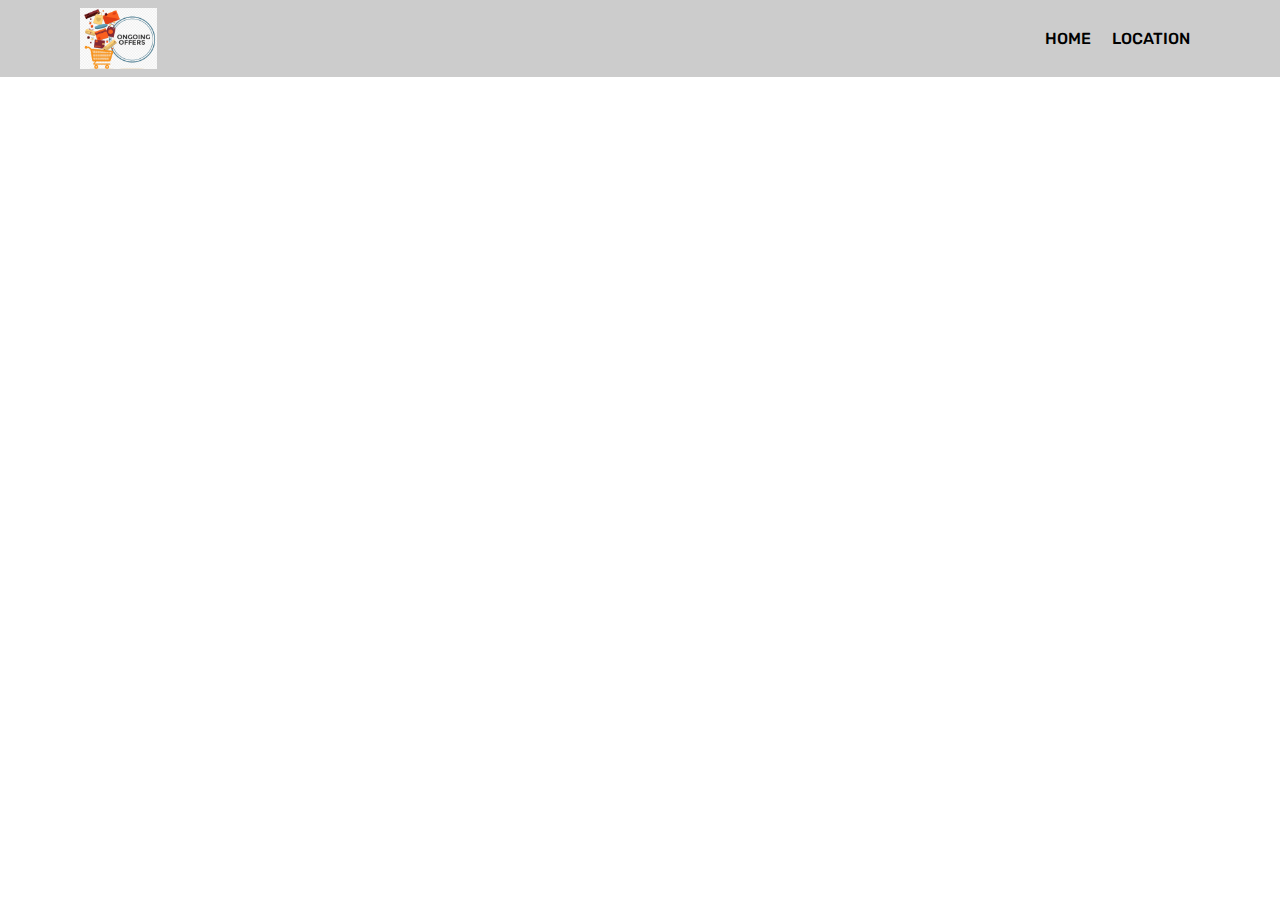
<file: index.html>
<!DOCTYPE html>
<html >
<head>
  <!-- Site made with Mobirise Website Builder v4.8.7, https://mobirise.com -->
  <meta charset="UTF-8">
  <meta http-equiv="X-UA-Compatible" content="IE=edge">
  <meta name="generator" content="Mobirise v4.8.7, mobirise.com">
  <meta name="viewport" content="width=device-width, initial-scale=1, minimum-scale=1">
  <link rel="shortcut icon" href="assets/images/2-1-122x96.png" type="image/x-icon">
  <meta name="description" content="">
  <title>Home</title>
  <link rel="stylesheet" href="assets/web/assets/mobirise-icons/mobirise-icons.css">
  <link rel="stylesheet" href="assets/tether/tether.min.css">
  <link rel="stylesheet" href="assets/bootstrap/css/bootstrap.min.css">
  <link rel="stylesheet" href="assets/bootstrap/css/bootstrap-grid.min.css">
  <link rel="stylesheet" href="assets/bootstrap/css/bootstrap-reboot.min.css">
  <link rel="stylesheet" href="assets/dropdown/css/style.css">
  <link rel="stylesheet" href="assets/theme/css/style.css">
  <link rel="stylesheet" href="assets/mobirise/css/mbr-additional.css" type="text/css">
  
  
  
</head>
<body>
  <section class="menu cid-r8UdbiJhn7" once="menu" id="menu2-n">

    

    <nav class="navbar navbar-expand beta-menu navbar-dropdown align-items-center navbar-toggleable-sm">
        <button class="navbar-toggler navbar-toggler-right" type="button" data-toggle="collapse" data-target="#navbarSupportedContent" aria-controls="navbarSupportedContent" aria-expanded="false" aria-label="Toggle navigation">
            <div class="hamburger">
                <span></span>
                <span></span>
                <span></span>
                <span></span>
            </div>
        </button>
        <div class="menu-logo">
            <div class="navbar-brand">
                <span class="navbar-logo">
                    <a href="http://www.goograbweb.com">
                        <img src="assets/images/2-1-122x96.png" alt="Mobirise" title="" style="height: 3.8rem;">
                    </a>
                </span>
                
            </div>
        </div>
        <div class="collapse navbar-collapse" id="navbarSupportedContent">
            <ul class="navbar-nav nav-dropdown nav-right" data-app-modern-menu="true"><li class="nav-item">
                    <a class="nav-link link text-black display-4" href="http://www.goograbweb.com">HOME</a>
                </li>
                <li class="nav-item">
                    <a class="nav-link link text-black display-4" href="http://www.goograbweb.com">
                        LOCATION</a>
                </li></ul>
            
        </div>
    </nav>
</section>


  <section class="engine"><a href="https://mobirise.info/t">amp templates</a></section><script src="assets/web/assets/jquery/jquery.min.js"></script>
  <script src="assets/popper/popper.min.js"></script>
  <script src="assets/tether/tether.min.js"></script>
  <script src="assets/bootstrap/js/bootstrap.min.js"></script>
  <script src="assets/smoothscroll/smooth-scroll.js"></script>
  <script src="assets/dropdown/js/script.min.js"></script>
  <script src="assets/touchswipe/jquery.touch-swipe.min.js"></script>
  <script src="assets/theme/js/script.js"></script>
  
  
</body>
</html>
</file>
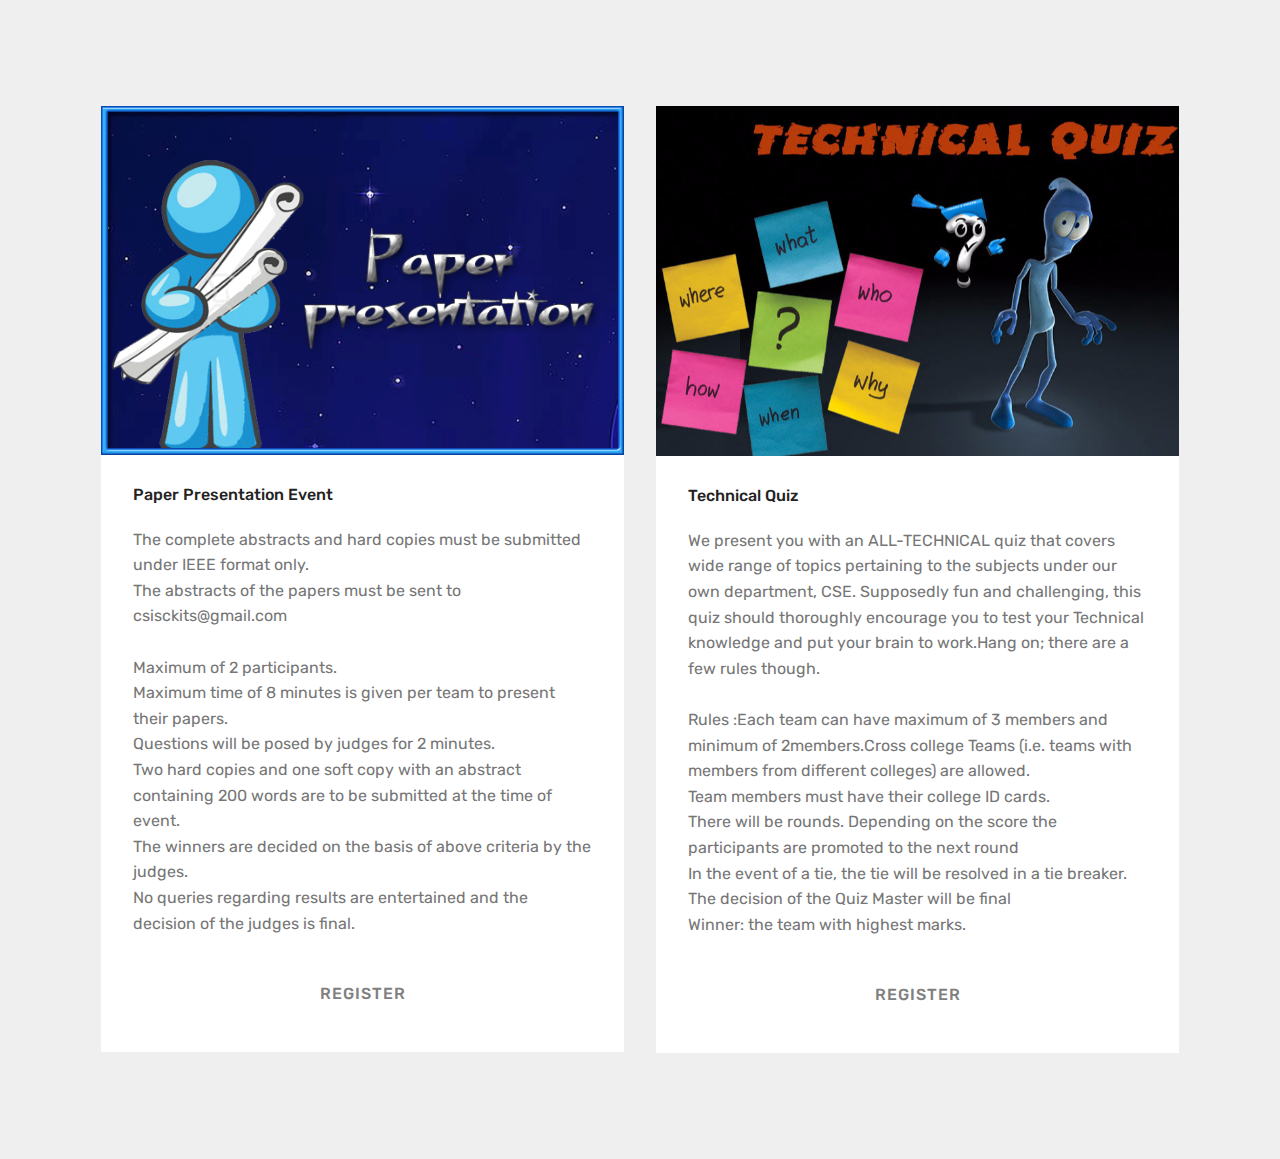
<file: page1.html>
<!DOCTYPE html>
<html >
<head>
  <!-- Site made with Mobirise Website Builder v4.8.7, https://mobirise.com -->
  <meta charset="UTF-8">
  <meta http-equiv="X-UA-Compatible" content="IE=edge">
  <meta name="generator" content="Mobirise v4.8.7, mobirise.com">
  <meta name="viewport" content="width=device-width, initial-scale=1, minimum-scale=1">
  <link rel="shortcut icon" href="assets/images/2-1-122x96.png" type="image/x-icon">
  <meta name="description" content="Website Maker Description">
  <title>events</title>
  <link rel="stylesheet" href="assets/tether/tether.min.css">
  <link rel="stylesheet" href="assets/bootstrap/css/bootstrap.min.css">
  <link rel="stylesheet" href="assets/bootstrap/css/bootstrap-grid.min.css">
  <link rel="stylesheet" href="assets/bootstrap/css/bootstrap-reboot.min.css">
  <link rel="stylesheet" href="assets/theme/css/style.css">
  <link rel="stylesheet" href="assets/mobirise/css/mbr-additional.css" type="text/css">
  
  
  
</head>
<body>
  <section class="features3 cid-r33fC1BsMI" id="features3-9">

    

    
    <div class="container">
        <div class="media-container-row">
            <div class="card p-3 col-12 col-md-6">
                <div class="card-wrapper">
                    <div class="card-img">
                        <img src="assets/images/paper.gif" alt="Mobirise" title="">
                    </div>
                    <div class="card-box">
                        <h4 class="card-title mbr-fonts-style display-7">Paper Presentation Event</h4>
                        <p class="mbr-text mbr-fonts-style display-7">The complete abstracts and hard copies must be submitted under IEEE format only.
<br>The abstracts of the papers must be sent to csisckits@gmail.com<br>&nbsp;<br>Maximum of 2 participants.
<br>Maximum time of 8 minutes is given per team to present their papers.
<br>Questions will be posed by judges for 2 minutes.
<br>Two hard copies and one soft copy with an abstract containing 200 words are to be submitted at the time of event.
<br>The winners are decided on the basis of above criteria by the judges.
<br>No queries regarding results are entertained and the decision of the judges is final.</p>
                    </div>
                    <div class="mbr-section-btn text-center"><a href="page2.html#features14-c" class="btn btn-primary display-4">
                            REGISTER</a></div>
                </div>
            </div>

            <div class="card p-3 col-12 col-md-6">
                <div class="card-wrapper">
                    <div class="card-img">
                        <img src="assets/images/quiz-2-800x600.jpg" alt="Mobirise" title="">
                    </div>
                    <div class="card-box">
                        <h4 class="card-title mbr-fonts-style display-7">Technical Quiz</h4>
                        <p class="mbr-text mbr-fonts-style display-7">We present you with an ALL-TECHNICAL quiz that covers wide range of topics pertaining to the subjects under our own department, CSE. Supposedly fun and challenging, this quiz should thoroughly encourage you to test your Technical knowledge and put your brain to work.Hang on; there are a few rules though.
<br>
<br>Rules :Each team can have maximum of 3 members and minimum of 2members.Cross college Teams (i.e. teams with members from different colleges) are allowed.
<br>Team members must have their college ID cards.
<br>There will be rounds. Depending on the score the participants are promoted to the next round
<br>In the event of a tie, the tie will be resolved in a tie breaker.
<br>The decision of the Quiz Master will be final
<br>Winner: the team with highest marks.</p>
                    </div>
                    <div class="mbr-section-btn text-center"><a href="page2.html#features14-c" class="btn btn-primary display-4">
                            REGISTER</a></div>
                </div>
            </div>

            

            
        </div>
    </div>
</section>


  <section class="engine"><a href="https://mobirise.info/g">build a website</a></section><script src="assets/web/assets/jquery/jquery.min.js"></script>
  <script src="assets/popper/popper.min.js"></script>
  <script src="assets/tether/tether.min.js"></script>
  <script src="assets/bootstrap/js/bootstrap.min.js"></script>
  <script src="assets/smoothscroll/smooth-scroll.js"></script>
  <script src="assets/theme/js/script.js"></script>
  
  
</body>
</html>
</file>
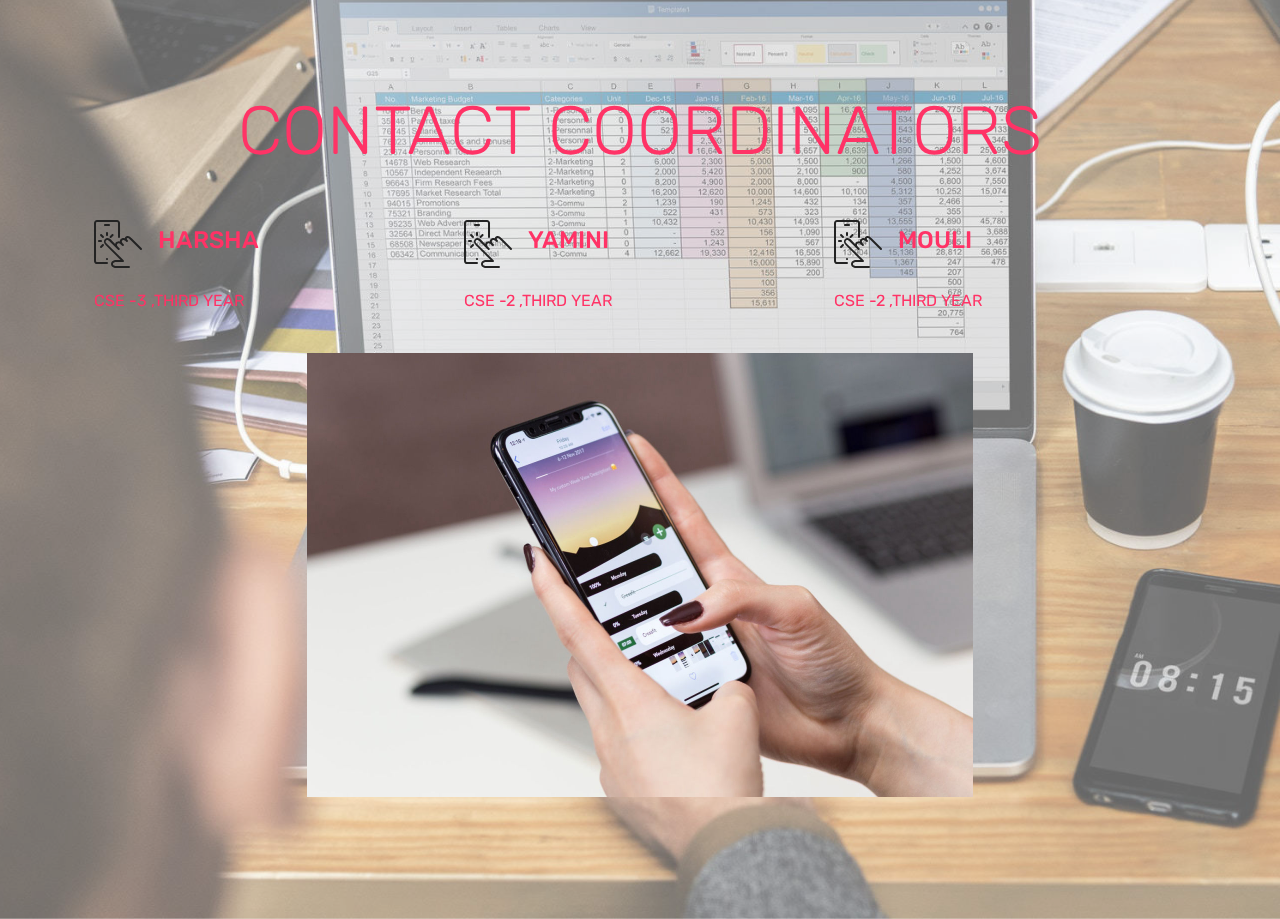
<file: page2.html>
<!DOCTYPE html>
<html >
<head>
  <!-- Site made with Mobirise Website Builder v4.8.7, https://mobirise.com -->
  <meta charset="UTF-8">
  <meta http-equiv="X-UA-Compatible" content="IE=edge">
  <meta name="generator" content="Mobirise v4.8.7, mobirise.com">
  <meta name="viewport" content="width=device-width, initial-scale=1, minimum-scale=1">
  <link rel="shortcut icon" href="assets/images/2-1-122x96.png" type="image/x-icon">
  <meta name="description" content="Website Builder Description">
  <title>contact</title>
  <link rel="stylesheet" href="assets/web/assets/mobirise-icons/mobirise-icons.css">
  <link rel="stylesheet" href="assets/tether/tether.min.css">
  <link rel="stylesheet" href="assets/bootstrap/css/bootstrap.min.css">
  <link rel="stylesheet" href="assets/bootstrap/css/bootstrap-grid.min.css">
  <link rel="stylesheet" href="assets/bootstrap/css/bootstrap-reboot.min.css">
  <link rel="stylesheet" href="assets/theme/css/style.css">
  <link rel="stylesheet" href="assets/mobirise/css/mbr-additional.css" type="text/css">
  
  
  
</head>
<body>
  <section class="features14 cid-r39JPwV8Wf mbr-parallax-background" id="features14-c">
    
    

    <div class="mbr-overlay" style="opacity: 0.4; background-color: rgb(255, 255, 255);">
    </div>
    <div class="container align-center">
        <h2 class="mbr-section-title pb-3 mbr-fonts-style display-1">
            CONTACT COORDINATORS</h2>
        
        <div class="media-container-column">
            <div class="row justify-content-center">
                <div class="card p-4 col-12 col-md-6 col-lg-4">
                    <div class="media pb-3">
                        <div class="card-img align-self-center">
                            <span class="mbr-iconfont mbri-touch"></span>
                        </div>
                        <div class="media-body">
                            <h4 class="card-title py-2 align-left mbr-fonts-style display-5">
                                HARSHA</h4>
                        </div>
                    </div>                
                    <div class="card-box align-left">
                        <p class="mbr-text mbr-fonts-style display-7">
                           CSE -3 ,THIRD YEAR</p>
                    </div>
                </div>

                <div class="card p-4 col-12 col-md-6 col-lg-4">
                <div class="media pb-3">
                    <div class="card-img align-self-center">
                        <span class="mbr-iconfont mbri-touch"></span>
                    </div>
                    <div class="media-body">
                        <h4 class="card-title py-2 align-left mbr-fonts-style display-5">
                                YAMINI</h4>
                    </div>
                </div>
                    <div class="card-box align-left">
                        <p class="mbr-text mbr-fonts-style display-7">
                            CSE -2 ,THIRD YEAR
                        </p>
                    </div>
                </div>

                <div class="card p-4 col-12 col-md-6 col-lg-4">
                <div class="media pb-3">
                    <div class="card-img align-self-center">
                        <span class="mbr-iconfont mbri-touch"></span>
                    </div>
                    <div class="media-body">
                        <h4 class="card-title py-2 align-left mbr-fonts-style display-5">
                            MOULI</h4>
                    </div>
                </div>
                    <div class="card-box align-left">
                        <p class="mbr-text mbr-fonts-style display-7">
                           CSE -2 ,THIRD YEAR
                        </p>
                    </div>
                </div>

                
            </div>
            <div class="media-container-row image-row">
                <div class="mbr-figure" style="width: 60%;">
                    <img src="assets/images/mbr-1332x888.jpg" alt="Mobirise" title="">
                </div>
            </div>
        </div>
    </div>
</section>


  <section class="engine"><a href="https://mobirise.info/h">how to create a web page for free</a></section><script src="assets/web/assets/jquery/jquery.min.js"></script>
  <script src="assets/popper/popper.min.js"></script>
  <script src="assets/tether/tether.min.js"></script>
  <script src="assets/bootstrap/js/bootstrap.min.js"></script>
  <script src="assets/smoothscroll/smooth-scroll.js"></script>
  <script src="assets/parallax/jarallax.min.js"></script>
  <script src="assets/theme/js/script.js"></script>
  
  
</body>
</html>
</file>
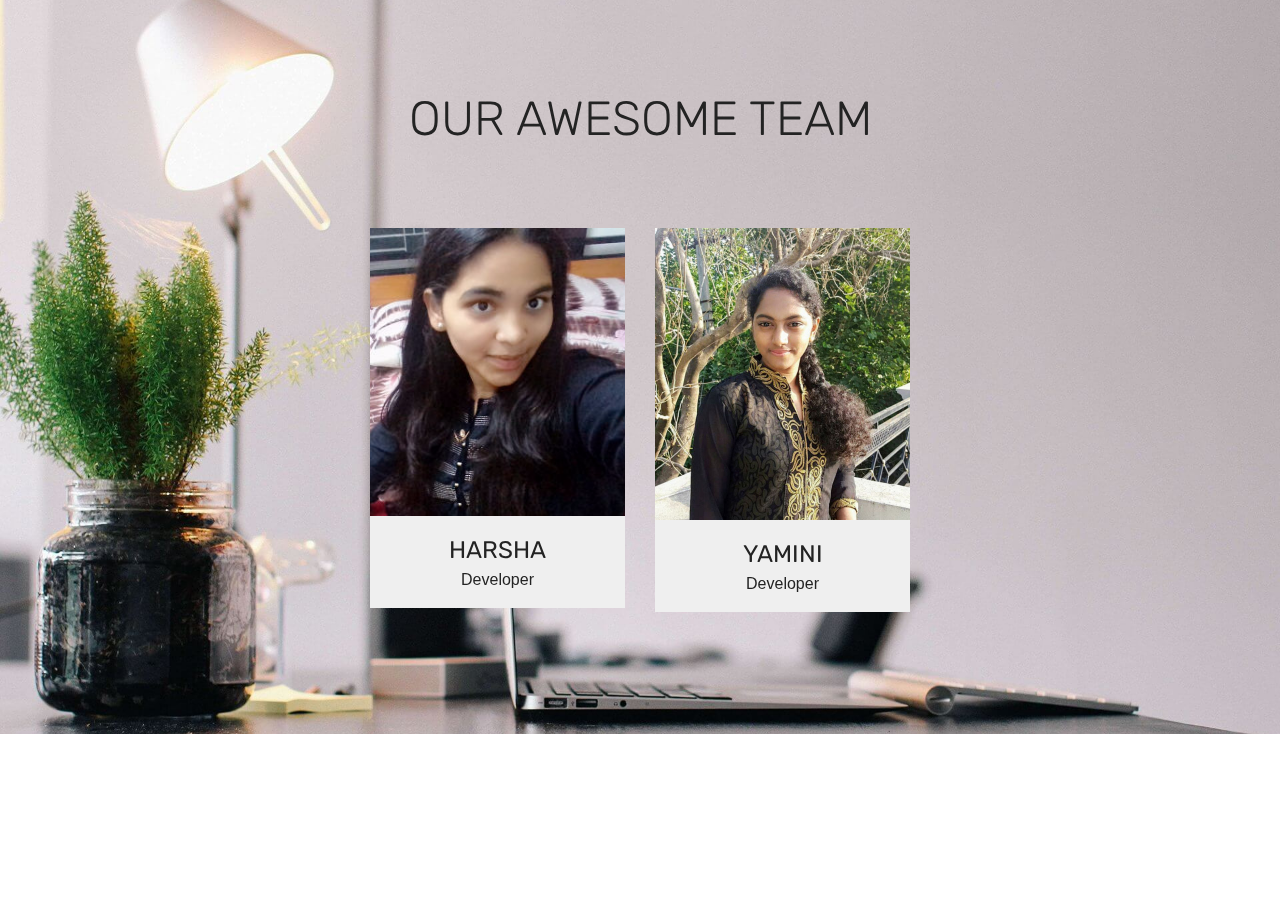
<file: page3.html>
<!DOCTYPE html>
<html >
<head>
  <!-- Site made with Mobirise Website Builder v4.8.7, https://mobirise.com -->
  <meta charset="UTF-8">
  <meta http-equiv="X-UA-Compatible" content="IE=edge">
  <meta name="generator" content="Mobirise v4.8.7, mobirise.com">
  <meta name="viewport" content="width=device-width, initial-scale=1, minimum-scale=1">
  <link rel="shortcut icon" href="assets/images/2-1-122x96.png" type="image/x-icon">
  <meta name="description" content="Web Builder Description">
  <title>about this</title>
  <link rel="stylesheet" href="assets/tether/tether.min.css">
  <link rel="stylesheet" href="assets/bootstrap/css/bootstrap.min.css">
  <link rel="stylesheet" href="assets/bootstrap/css/bootstrap-grid.min.css">
  <link rel="stylesheet" href="assets/bootstrap/css/bootstrap-reboot.min.css">
  <link rel="stylesheet" href="assets/socicon/css/styles.css">
  <link rel="stylesheet" href="assets/theme/css/style.css">
  <link rel="stylesheet" href="assets/mobirise/css/mbr-additional.css" type="text/css">
  
  
  
</head>
<body>
  <section class="features16 cid-r39RwASHZT mbr-parallax-background" id="features16-e">
    
    
    
    <div class="container align-center">
        <h2 class="pb-3 mbr-fonts-style mbr-section-title display-2">
            OUR AWESOME TEAM
        </h2>
        <h3 class="pb-5 mbr-section-subtitle mbr-fonts-style mbr-light display-5"></h3>
        <div class="row media-row">
            
        <div class="team-item col-lg-3 col-md-6">
                <div class="item-image">
                    <img src="assets/images/beautyplus-20170509191218-save-1-510x310.jpg" alt="" title="">
                </div>
                <div class="item-caption py-3">
                    <div class="item-name px-2">
                        <p class="mbr-fonts-style display-5">
                           HARSHA</p>
                    </div>
                    <div class="item-role px-2">
                        <p>Developer</p>
                    </div>
                    
                </div>
            </div><div class="team-item col-lg-3 col-md-6">
                <div class="item-image">
                    <img src="assets/images/whatsapp-image-2018-09-08-at-5.47.07-pm-510x584.jpg" alt="" title="">
                </div>
                <div class="item-caption py-3">
                    <div class="item-name px-2">
                        <p class="mbr-fonts-style display-5">
                           YAMINI</p>
                    </div>
                    <div class="item-role px-2">
                        <p>Developer</p>
                    </div>
                    
                </div>
            </div></div>    
    </div>
</section>


  <section class="engine"><a href="https://mobirise.info/n">simple website templates</a></section><script src="assets/web/assets/jquery/jquery.min.js"></script>
  <script src="assets/popper/popper.min.js"></script>
  <script src="assets/tether/tether.min.js"></script>
  <script src="assets/bootstrap/js/bootstrap.min.js"></script>
  <script src="assets/smoothscroll/smooth-scroll.js"></script>
  <script src="assets/parallax/jarallax.min.js"></script>
  <script src="assets/theme/js/script.js"></script>
  
  
</body>
</html>
</file>
<file: assets/web/assets/mobirise-icons/mobirise-icons.css>
@font-face {
  font-family: 'MobiriseIcons';
  src:  url('mobirise-icons.eot?spat4u');
  src:  url('mobirise-icons.eot?spat4u#iefix') format('embedded-opentype'),
    url('mobirise-icons.ttf?spat4u') format('truetype'),
    url('mobirise-icons.woff?spat4u') format('woff'),
    url('mobirise-icons.svg?spat4u#MobiriseIcons') format('svg');
  font-weight: normal;
  font-style: normal;
}

[class^="mbri-"], [class*=" mbri-"] {
  /* use !important to prevent issues with browser extensions that change fonts */
  font-family: MobiriseIcons !important;
  speak: none;
  font-style: normal;
  font-weight: normal;
  font-variant: normal;
  text-transform: none;
  line-height: 1;

  /* Better Font Rendering =========== */
  -webkit-font-smoothing: antialiased;
  -moz-osx-font-smoothing: grayscale;
}

.mbri-add-submenu:before {
  content: "\e900";
}
.mbri-alert:before {
  content: "\e901";
}
.mbri-align-center:before {
  content: "\e902";
}
.mbri-align-justify:before {
  content: "\e903";
}
.mbri-align-left:before {
  content: "\e904";
}
.mbri-align-right:before {
  content: "\e905";
}
.mbri-android:before {
  content: "\e906";
}
.mbri-apple:before {
  content: "\e907";
}
.mbri-arrow-down:before {
  content: "\e908";
}
.mbri-arrow-next:before {
  content: "\e909";
}
.mbri-arrow-prev:before {
  content: "\e90a";
}
.mbri-arrow-up:before {
  content: "\e90b";
}
.mbri-bold:before {
  content: "\e90c";
}
.mbri-bookmark:before {
  content: "\e90d";
}
.mbri-bootstrap:before {
  content: "\e90e";
}
.mbri-briefcase:before {
  content: "\e90f";
}
.mbri-browse:before {
  content: "\e910";
}
.mbri-bulleted-list:before {
  content: "\e911";
}
.mbri-calendar:before {
  content: "\e912";
}
.mbri-camera:before {
  content: "\e913";
}
.mbri-cart-add:before {
  content: "\e914";
}
.mbri-cart-full:before {
  content: "\e915";
}
.mbri-cash:before {
  content: "\e916";
}
.mbri-change-style:before {
  content: "\e917";
}
.mbri-chat:before {
  content: "\e918";
}
.mbri-clock:before {
  content: "\e919";
}
.mbri-close:before {
  content: "\e91a";
}
.mbri-cloud:before {
  content: "\e91b";
}
.mbri-code:before {
  content: "\e91c";
}
.mbri-contact-form:before {
  content: "\e91d";
}
.mbri-credit-card:before {
  content: "\e91e";
}
.mbri-cursor-click:before {
  content: "\e91f";
}
.mbri-cust-feedback:before {
  content: "\e920";
}
.mbri-database:before {
  content: "\e921";
}
.mbri-delivery:before {
  content: "\e922";
}
.mbri-desktop:before {
  content: "\e923";
}
.mbri-devices:before {
  content: "\e924";
}
.mbri-down:before {
  content: "\e925";
}
.mbri-download:before {
  content: "\e989";
}
.mbri-drag-n-drop:before {
  content: "\e927";
}
.mbri-drag-n-drop2:before {
  content: "\e928";
}
.mbri-edit:before {
  content: "\e929";
}
.mbri-edit2:before {
  content: "\e92a";
}
.mbri-error:before {
  content: "\e92b";
}
.mbri-extension:before {
  content: "\e92c";
}
.mbri-features:before {
  content: "\e92d";
}
.mbri-file:before {
  content: "\e92e";
}
.mbri-flag:before {
  content: "\e92f";
}
.mbri-folder:before {
  content: "\e930";
}
.mbri-gift:before {
  content: "\e931";
}
.mbri-github:before {
  content: "\e932";
}
.mbri-globe:before {
  content: "\e933";
}
.mbri-globe-2:before {
  content: "\e934";
}
.mbri-growing-chart:before {
  content: "\e935";
}
.mbri-hearth:before {
  content: "\e936";
}
.mbri-help:before {
  content: "\e937";
}
.mbri-home:before {
  content: "\e938";
}
.mbri-hot-cup:before {
  content: "\e939";
}
.mbri-idea:before {
  content: "\e93a";
}
.mbri-image-gallery:before {
  content: "\e93b";
}
.mbri-image-slider:before {
  content: "\e93c";
}
.mbri-info:before {
  content: "\e93d";
}
.mbri-italic:before {
  content: "\e93e";
}
.mbri-key:before {
  content: "\e93f";
}
.mbri-laptop:before {
  content: "\e940";
}
.mbri-layers:before {
  content: "\e941";
}
.mbri-left-right:before {
  content: "\e942";
}
.mbri-left:before {
  content: "\e943";
}
.mbri-letter:before {
  content: "\e944";
}
.mbri-like:before {
  content: "\e945";
}
.mbri-link:before {
  content: "\e946";
}
.mbri-lock:before {
  content: "\e947";
}
.mbri-login:before {
  content: "\e948";
}
.mbri-logout:before {
  content: "\e949";
}
.mbri-magic-stick:before {
  content: "\e94a";
}
.mbri-map-pin:before {
  content: "\e94b";
}
.mbri-menu:before {
  content: "\e94c";
}
.mbri-mobile:before {
  content: "\e94d";
}
.mbri-mobile2:before {
  content: "\e94e";
}
.mbri-mobirise:before {
  content: "\e94f";
}
.mbri-more-horizontal:before {
  content: "\e950";
}
.mbri-more-vertical:before {
  content: "\e951";
}
.mbri-music:before {
  content: "\e952";
}
.mbri-new-file:before {
  content: "\e953";
}
.mbri-numbered-list:before {
  content: "\e954";
}
.mbri-opened-folder:before {
  content: "\e955";
}
.mbri-pages:before {
  content: "\e956";
}
.mbri-paper-plane:before {
  content: "\e957";
}
.mbri-paperclip:before {
  content: "\e958";
}
.mbri-photo:before {
  content: "\e959";
}
.mbri-photos:before {
  content: "\e95a";
}
.mbri-pin:before {
  content: "\e95b";
}
.mbri-play:before {
  content: "\e95c";
}
.mbri-plus:before {
  content: "\e95d";
}
.mbri-preview:before {
  content: "\e95e";
}
.mbri-print:before {
  content: "\e95f";
}
.mbri-protect:before {
  content: "\e960";
}
.mbri-question:before {
  content: "\e961";
}
.mbri-quote-left:before {
  content: "\e962";
}
.mbri-quote-right:before {
  content: "\e963";
}
.mbri-refresh:before {
  content: "\e964";
}
.mbri-responsive:before {
  content: "\e965";
}
.mbri-right:before {
  content: "\e966";
}
.mbri-rocket:before {
  content: "\e967";
}
.mbri-sad-face:before {
  content: "\e968";
}
.mbri-sale:before {
  content: "\e969";
}
.mbri-save:before {
  content: "\e96a";
}
.mbri-search:before {
  content: "\e96b";
}
.mbri-setting:before {
  content: "\e96c";
}
.mbri-setting2:before {
  content: "\e96d";
}
.mbri-setting3:before {
  content: "\e96e";
}
.mbri-share:before {
  content: "\e96f";
}
.mbri-shopping-bag:before {
  content: "\e970";
}
.mbri-shopping-basket:before {
  content: "\e971";
}
.mbri-shopping-cart:before {
  content: "\e972";
}
.mbri-sites:before {
  content: "\e973";
}
.mbri-smile-face:before {
  content: "\e974";
}
.mbri-speed:before {
  content: "\e975";
}
.mbri-star:before {
  content: "\e976";
}
.mbri-success:before {
  content: "\e977";
}
.mbri-sun:before {
  content: "\e978";
}
.mbri-sun2:before {
  content: "\e979";
}
.mbri-tablet:before {
  content: "\e97a";
}
.mbri-tablet-vertical:before {
  content: "\e97b";
}
.mbri-target:before {
  content: "\e97c";
}
.mbri-timer:before {
  content: "\e97d";
}
.mbri-to-ftp:before {
  content: "\e97e";
}
.mbri-to-local-drive:before {
  content: "\e97f";
}
.mbri-touch-swipe:before {
  content: "\e980";
}
.mbri-touch:before {
  content: "\e981";
}
.mbri-trash:before {
  content: "\e982";
}
.mbri-underline:before {
  content: "\e983";
}
.mbri-unlink:before {
  content: "\e984";
}
.mbri-unlock:before {
  content: "\e985";
}
.mbri-up-down:before {
  content: "\e986";
}
.mbri-up:before {
  content: "\e987";
}
.mbri-update:before {
  content: "\e988";
}
.mbri-upload:before {
 content: "\e926"; 
}
.mbri-user:before {
  content: "\e98a";
}
.mbri-user2:before {
  content: "\e98b";
}
.mbri-users:before {
  content: "\e98c";
}
.mbri-video:before {
  content: "\e98d";
}
.mbri-video-play:before {
  content: "\e98e";
}
.mbri-watch:before {
  content: "\e98f";
}
.mbri-website-theme:before {
  content: "\e990";
}
.mbri-wifi:before {
  content: "\e991";
}
.mbri-windows:before {
  content: "\e992";
}
.mbri-zoom-out:before {
  content: "\e993";
}
.mbri-redo:before {
  content: "\e994";
}
.mbri-undo:before {
  content: "\e995";
}
</file>
<file: assets/dropdown/css/style.css>
.navbar-dropdown {
  left: 0;
  padding: 0;
  position: absolute;
  right: 0;
  top: 0;
  transition: all 0.45s ease;
  z-index: 1030;
  background: #282828; }
  .navbar-dropdown .navbar-logo {
    margin-right: 0.8rem;
    transition: margin 0.3s ease-in-out;
    vertical-align: middle; }
    .navbar-dropdown .navbar-logo img {
      height: 3.125rem;
      transition: all 0.3s ease-in-out; }
    .navbar-dropdown .navbar-logo.mbr-iconfont {
      font-size: 3.125rem;
      line-height: 3.125rem; }
  .navbar-dropdown .navbar-caption {
    font-weight: 700;
    white-space: normal;
    vertical-align: -4px;
    line-height: 3.125rem !important; }
    .navbar-dropdown .navbar-caption, .navbar-dropdown .navbar-caption:hover {
      color: inherit;
      text-decoration: none; }
  .navbar-dropdown .mbr-iconfont + .navbar-caption {
    vertical-align: -1px; }
  .navbar-dropdown.navbar-fixed-top {
    position: fixed; }
  .navbar-dropdown .navbar-brand span {
    vertical-align: -4px; }
  .navbar-dropdown.bg-color.transparent {
    background: none; }
  .navbar-dropdown.navbar-short .navbar-brand {
    padding: 0.625rem 0; }
    .navbar-dropdown.navbar-short .navbar-brand span {
      vertical-align: -1px; }
  .navbar-dropdown.navbar-short .navbar-caption {
    line-height: 2.375rem !important;
    vertical-align: -2px; }
  .navbar-dropdown.navbar-short .navbar-logo {
    margin-right: 0.5rem; }
    .navbar-dropdown.navbar-short .navbar-logo img {
      height: 2.375rem; }
    .navbar-dropdown.navbar-short .navbar-logo.mbr-iconfont {
      font-size: 2.375rem;
      line-height: 2.375rem; }
  .navbar-dropdown.navbar-short .mbr-table-cell {
    height: 3.625rem; }
  .navbar-dropdown .navbar-close {
    left: 0.6875rem;
    position: fixed;
    top: 0.75rem;
    z-index: 1000; }
  .navbar-dropdown .hamburger-icon {
    content: "";
    display: inline-block;
    vertical-align: middle;
    width: 16px;
    -webkit-box-shadow: 0 -6px 0 1px #282828,0 0 0 1px #282828,0 6px 0 1px #282828;
    -moz-box-shadow: 0 -6px 0 1px #282828,0 0 0 1px #282828,0 6px 0 1px #282828;
    box-shadow: 0 -6px 0 1px #282828,0 0 0 1px #282828,0 6px 0 1px #282828; }

.dropdown-menu .dropdown-toggle[data-toggle="dropdown-submenu"]::after {
  border-bottom: 0.35em solid transparent;
  border-left: 0.35em solid;
  border-right: 0;
  border-top: 0.35em solid transparent;
  margin-left: 0.3rem; }

.dropdown-menu .dropdown-item:focus {
  outline: 0; }

.nav-dropdown {
  font-size: 0.75rem;
  font-weight: 500;
  height: auto !important; }
  .nav-dropdown .nav-btn {
    padding-left: 1rem; }
  .nav-dropdown .link {
    margin: .667em 1.667em;
    font-weight: 500;
    padding: 0;
    transition: color .2s ease-in-out; }
    .nav-dropdown .link.dropdown-toggle {
      margin-right: 2.583em; }
      .nav-dropdown .link.dropdown-toggle::after {
        margin-left: .25rem;
        border-top: 0.35em solid;
        border-right: 0.35em solid transparent;
        border-left: 0.35em solid transparent;
        border-bottom: 0; }
      .nav-dropdown .link.dropdown-toggle[aria-expanded="true"] {
        margin: 0;
        padding: 0.667em 3.263em  0.667em 1.667em; }
  .nav-dropdown .link::after,
  .nav-dropdown .dropdown-item::after {
    color: inherit; }
  .nav-dropdown .btn {
    font-size: 0.75rem;
    font-weight: 700;
    letter-spacing: 0;
    margin-bottom: 0;
    padding-left: 1.25rem;
    padding-right: 1.25rem; }
  .nav-dropdown .dropdown-menu {
    border-radius: 0;
    border: 0;
    left: 0;
    margin: 0;
    padding-bottom: 1.25rem;
    padding-top: 1.25rem;
    position: relative; }
  .nav-dropdown .dropdown-submenu {
    margin-left: 0.125rem;
    top: 0; }
  .nav-dropdown .dropdown-item {
    font-weight: 500;
    line-height: 2;
    padding: 0.3846em 4.615em 0.3846em 1.5385em;
    position: relative;
    transition: color .2s ease-in-out, background-color .2s ease-in-out; }
    .nav-dropdown .dropdown-item::after {
      margin-top: -0.3077em;
      position: absolute;
      right: 1.1538em;
      top: 50%; }
    .nav-dropdown .dropdown-item:focus, .nav-dropdown .dropdown-item:hover {
      background: none; }

@media (max-width: 767px) {
  .nav-dropdown.navbar-toggleable-sm {
    bottom: 0;
    display: none;
    left: 0;
    overflow-x: hidden;
    position: fixed;
    top: 0;
    transform: translateX(-100%);
    -ms-transform: translateX(-100%);
    -webkit-transform: translateX(-100%);
    width: 18.75rem;
    z-index: 999; } }
.nav-dropdown.navbar-toggleable-xl {
  bottom: 0;
  display: none;
  left: 0;
  overflow-x: hidden;
  position: fixed;
  top: 0;
  transform: translateX(-100%);
  -ms-transform: translateX(-100%);
  -webkit-transform: translateX(-100%);
  width: 18.75rem;
  z-index: 999; }

.nav-dropdown-sm {
  display: block !important;
  overflow-x: hidden;
  overflow: auto;
  padding-top: 3.875rem; }
  .nav-dropdown-sm::after {
    content: "";
    display: block;
    height: 3rem;
    width: 100%; }
  .nav-dropdown-sm.collapse.in ~ .navbar-close {
    display: block !important; }
  .nav-dropdown-sm.collapsing, .nav-dropdown-sm.collapse.in {
    transform: translateX(0);
    -ms-transform: translateX(0);
    -webkit-transform: translateX(0);
    transition: all 0.25s ease-out;
    -webkit-transition: all 0.25s ease-out;
    background: #282828; }
  .nav-dropdown-sm.collapsing[aria-expanded="false"] {
    transform: translateX(-100%);
    -ms-transform: translateX(-100%);
    -webkit-transform: translateX(-100%); }
  .nav-dropdown-sm .nav-item {
    display: block;
    margin-left: 0 !important;
    padding-left: 0; }
  .nav-dropdown-sm .link,
  .nav-dropdown-sm .dropdown-item {
    border-top: 1px dotted rgba(255, 255, 255, 0.1);
    font-size: 0.8125rem;
    line-height: 1.6;
    margin: 0 !important;
    padding: 0.875rem 2.4rem 0.875rem 1.5625rem !important;
    position: relative;
    white-space: normal; }
    .nav-dropdown-sm .link:focus, .nav-dropdown-sm .link:hover,
    .nav-dropdown-sm .dropdown-item:focus,
    .nav-dropdown-sm .dropdown-item:hover {
      background: rgba(0, 0, 0, 0.2) !important;
      color: #c0a375; }
  .nav-dropdown-sm .nav-btn {
    position: relative;
    padding: 1.5625rem 1.5625rem 0 1.5625rem; }
    .nav-dropdown-sm .nav-btn::before {
      border-top: 1px dotted rgba(255, 255, 255, 0.1);
      content: "";
      left: 0;
      position: absolute;
      top: 0;
      width: 100%; }
    .nav-dropdown-sm .nav-btn + .nav-btn {
      padding-top: 0.625rem; }
      .nav-dropdown-sm .nav-btn + .nav-btn::before {
        display: none; }
  .nav-dropdown-sm .btn {
    padding: 0.625rem 0; }
  .nav-dropdown-sm .dropdown-toggle[data-toggle="dropdown-submenu"]::after {
    margin-left: .25rem;
    border-top: 0.35em solid;
    border-right: 0.35em solid transparent;
    border-left: 0.35em solid transparent;
    border-bottom: 0; }
  .nav-dropdown-sm .dropdown-toggle[data-toggle="dropdown-submenu"][aria-expanded="true"]::after {
    border-top: 0;
    border-right: 0.35em solid transparent;
    border-left: 0.35em solid transparent;
    border-bottom: 0.35em solid; }
  .nav-dropdown-sm .dropdown-menu {
    margin: 0;
    padding: 0;
    position: relative;
    top: 0;
    left: 0;
    width: 100%;
    border: 0;
    float: none;
    border-radius: 0;
    background: none; }
  .nav-dropdown-sm .dropdown-submenu {
    left: 100%;
    margin-left: 0.125rem;
    margin-top: -1.25rem;
    top: 0; }

.navbar-toggleable-sm .nav-dropdown .dropdown-menu {
  position: absolute; }

.navbar-toggleable-sm .nav-dropdown .dropdown-submenu {
  left: 100%;
  margin-left: 0.125rem;
  margin-top: -1.25rem;
  top: 0; }

.navbar-toggleable-sm.opened .nav-dropdown .dropdown-menu {
  position: relative; }

.navbar-toggleable-sm.opened .nav-dropdown .dropdown-submenu {
  left: 0;
  margin-left: 00rem;
  margin-top: 0rem;
  top: 0; }

.is-builder .nav-dropdown.collapsing {
  transition: none !important; }

/*# sourceMappingURL=style.css.map */
</file>
<file: assets/theme/css/style.css>
/*!
 * Mobirise v4 theme (https://mobirise.com/)
 * Copyright 2017 Mobirise
 */
section {
  background-color: #eeeeee; }

section,
.container,
.container-fluid {
  position: relative;
  word-wrap: break-word; }

a.mbr-iconfont:hover {
  text-decoration: none; }

.article .lead p, .article .lead ul, .article .lead ol, .article .lead pre, .article .lead blockquote {
  margin-bottom: 0; }

a {
  font-style: normal;
  font-weight: 400;
  cursor: pointer; }
  a, a:hover {
    text-decoration: none; }

figure {
  margin-bottom: 0; }

body {
  color: #232323; }

h1, h2, h3, h4, h5, h6,
.h1, .h2, .h3, .h4, .h5, .h6,
.display-1, .display-2, .display-3, .display-4 {
  line-height: 1;
  word-break: break-word;
  word-wrap: break-word; }

b, strong {
  font-weight: bold; }

blockquote {
  padding: 10px 0 10px 20px;
  position: relative;
  border-left: 2px solid;
  border-color: #ff3366; }

input:-webkit-autofill, input:-webkit-autofill:hover, input:-webkit-autofill:focus, input:-webkit-autofill:active {
  transition-delay: 9999s;
  transition-property: background-color, color; }

textarea[type="hidden"] {
  display: none; }

body {
  position: relative; }

section {
  background-position: 50% 50%;
  background-repeat: no-repeat;
  background-size: cover; }
  section .mbr-background-video,
  section .mbr-background-video-preview {
    position: absolute;
    bottom: 0;
    left: 0;
    right: 0;
    top: 0; }

.hidden {
  visibility: hidden; }

.mbr-z-index20 {
  z-index: 20; }

/*! Base colors */
.mbr-white {
  color: #ffffff; }

.mbr-black {
  color: #000000; }

.mbr-bg-white {
  background-color: #ffffff; }

.mbr-bg-black {
  background-color: #000000; }

/*! Text-aligns */
.align-left {
  text-align: left; }

.align-center {
  text-align: center; }

.align-right {
  text-align: right; }

@media (max-width: 767px) {
  .align-left, .align-center, .align-right, .mbr-section-btn, .mbr-section-title {
    text-align: center; } }
/*! Font-weight  */
.mbr-light {
  font-weight: 300; }

.mbr-regular {
  font-weight: 400; }

.mbr-semibold {
  font-weight: 500; }

.mbr-bold {
  font-weight: 700; }

/*! Media  */
.media-size-item {
  -webkit-flex: 1 1 auto;
  -moz-flex: 1 1 auto;
  -ms-flex: 1 1 auto;
  -o-flex: 1 1 auto;
  flex: 1 1 auto; }

.media-content {
  -webkit-flex-basis: 100%;
  flex-basis: 100%; }

.media-container-row {
  display: -ms-flexbox;
  display: -webkit-flex;
  display: flex;
  -webkit-flex-direction: row;
  -ms-flex-direction: row;
  flex-direction: row;
  -webkit-flex-wrap: wrap;
  -ms-flex-wrap: wrap;
  flex-wrap: wrap;
  -webkit-justify-content: center;
  -ms-flex-pack: center;
  justify-content: center;
  -webkit-align-content: center;
  -ms-flex-line-pack: center;
  align-content: center;
  -webkit-align-items: start;
  -ms-flex-align: start;
  align-items: start; }
  .media-container-row .media-size-item {
    width: 400px; }

.media-container-column {
  display: -ms-flexbox;
  display: -webkit-flex;
  display: flex;
  -webkit-flex-direction: column;
  -ms-flex-direction: column;
  flex-direction: column;
  -webkit-flex-wrap: wrap;
  -ms-flex-wrap: wrap;
  flex-wrap: wrap;
  -webkit-justify-content: center;
  -ms-flex-pack: center;
  justify-content: center;
  -webkit-align-content: center;
  -ms-flex-line-pack: center;
  align-content: center;
  -webkit-align-items: stretch;
  -ms-flex-align: stretch;
  align-items: stretch; }
  .media-container-column > * {
    width: 100%; }

@media (min-width: 992px) {
  .media-container-row {
    -webkit-flex-wrap: nowrap;
    -ms-flex-wrap: nowrap;
    flex-wrap: nowrap; } }
figure {
  overflow: hidden; }

figure[mbr-media-size] {
  transition: width 0.1s; }

.mbr-figure img, .mbr-figure iframe {
  display: block;
  width: 100%; }

.card {
  background-color: transparent;
  border: none; }

.card-img {
  text-align: center;
  flex-shrink: 0;
  -webkit-flex-shrink: 0; }

.media {
  max-width: 100%;
  margin: 0 auto; }

.mbr-figure {
  -ms-flex-item-align: center;
  -ms-grid-row-align: center;
  -webkit-align-self: center;
  align-self: center; }

.media-container > div {
  max-width: 100%; }

.mbr-figure img, .card-img img {
  width: 100%; }

@media (max-width: 991px) {
  .media-size-item {
    width: auto !important; }

  .media {
    width: auto; }

  .mbr-figure {
    width: 100% !important; } }
/*! Buttons */
.mbr-section-btn {
  margin-left: -.25rem;
  margin-right: -.25rem;
  font-size: 0; }

nav .mbr-section-btn {
  margin-left: 0rem;
  margin-right: 0rem; }

/*! Btn icon margin */
.btn .mbr-iconfont, .btn.btn-sm .mbr-iconfont {
  cursor: pointer;
  margin-right: 0.5rem; }

.btn.btn-md .mbr-iconfont, .btn.btn-md .mbr-iconfont {
  margin-right: 0.8rem; }

.mbr-regular {
  font-weight: 400; }

.mbr-semibold {
  font-weight: 500; }

.mbr-bold {
  font-weight: 700; }

[type="submit"] {
  -webkit-appearance: none; }

/*! Full-screen */
.mbr-fullscreen .mbr-overlay {
  min-height: 100vh; }

.mbr-fullscreen {
  display: flex;
  display: -webkit-flex;
  display: -moz-flex;
  display: -ms-flex;
  display: -o-flex;
  align-items: center;
  -webkit-align-items: center;
  min-height: 100vh;
  padding-top: 3rem;
  padding-bottom: 3rem; }

/*! Map */
.map {
  height: 25rem;
  position: relative; }
  .map iframe {
    width: 100%;
    height: 100%; }

/* Form */
.form-asterisk {
  font-family: initial;
  position: absolute;
  top: -2px;
  font-weight: normal; }

/*! Scroll to top arrow */
.mbr-arrow-up {
  bottom: 25px;
  right: 90px;
  position: fixed;
  text-align: right;
  z-index: 5000;
  color: #ffffff;
  font-size: 32px;
  transform: rotate(180deg);
  -webkit-transform: rotate(180deg); }

.mbr-arrow-up a {
  background: rgba(0, 0, 0, 0.2);
  border-radius: 3px;
  color: #fff;
  display: inline-block;
  height: 60px;
  width: 60px;
  outline-style: none !important;
  position: relative;
  text-decoration: none;
  transition: all .3s ease-in-out;
  cursor: pointer;
  text-align: center; }
  .mbr-arrow-up a:hover {
    background-color: rgba(0, 0, 0, 0.4); }
  .mbr-arrow-up a i {
    line-height: 60px; }

.mbr-arrow-up-icon {
  display: block;
  color: #fff; }

.mbr-arrow-up-icon::before {
  content: "\203a";
  display: inline-block;
  font-family: serif;
  font-size: 32px;
  line-height: 1;
  font-style: normal;
  position: relative;
  top: 6px;
  left: -4px;
  -webkit-transform: rotate(-90deg);
  transform: rotate(-90deg); }

/*! Arrow Down */
.mbr-arrow {
  position: absolute;
  bottom: 45px;
  left: 50%;
  width: 60px;
  height: 60px;
  cursor: pointer;
  background-color: rgba(80, 80, 80, 0.5);
  border-radius: 50%;
  -webkit-transform: translateX(-50%);
  transform: translateX(-50%); }
  .mbr-arrow > a {
    display: inline-block;
    text-decoration: none;
    outline-style: none;
    -webkit-animation: arrowdown 1.7s ease-in-out infinite;
    animation: arrowdown 1.7s ease-in-out infinite; }
    .mbr-arrow > a > i {
      position: absolute;
      top: -2px;
      left: 15px;
      font-size: 2rem; }

@keyframes arrowdown {
  0% {
    transform: translateY(0px);
    -webkit-transform: translateY(0px); }
  50% {
    transform: translateY(-5px);
    -webkit-transform: translateY(-5px); }
  100% {
    transform: translateY(0px);
    -webkit-transform: translateY(0px); } }
@-webkit-keyframes arrowdown {
  0% {
    transform: translateY(0px);
    -webkit-transform: translateY(0px); }
  50% {
    transform: translateY(-5px);
    -webkit-transform: translateY(-5px); }
  100% {
    transform: translateY(0px);
    -webkit-transform: translateY(0px); } }
@media (max-width: 500px) {
  .mbr-arrow-up {
    left: 50%;
    right: auto;
    transform: translateX(-50%) rotate(180deg);
    -webkit-transform: translateX(-50%) rotate(180deg); } }
/*Gradients animation*/
@keyframes gradient-animation {
  from {
    background-position: 0% 100%;
    animation-timing-function: ease-in-out; }
  to {
    background-position: 100% 0%;
    animation-timing-function: ease-in-out; } }
@-webkit-keyframes gradient-animation {
  from {
    background-position: 0% 100%;
    animation-timing-function: ease-in-out; }
  to {
    background-position: 100% 0%;
    animation-timing-function: ease-in-out; } }
.bg-gradient {
  background-size: 200% 200%;
  animation: gradient-animation 5s infinite alternate;
  -webkit-animation: gradient-animation 5s infinite alternate; }

.menu .navbar-brand {
  display: -webkit-flex; }
  .menu .navbar-brand span {
    display: flex;
    display: -webkit-flex; }
  .menu .navbar-brand .navbar-caption-wrap {
    display: -webkit-flex; }
  .menu .navbar-brand .navbar-logo img {
    display: -webkit-flex; }
@media (min-width: 768px) and (max-width: 991px) {
  .menu .navbar-toggleable-sm .navbar-nav {
    display: -webkit-box;
    display: -webkit-flex;
    display: -ms-flexbox; } }
@media (min-width: 992px) {
  .menu .navbar-nav.nav-dropdown {
    display: -webkit-flex; }
  .menu .navbar-toggleable-sm .navbar-collapse {
    display: -webkit-flex !important; } }
@media (max-width: 767px) {
  .menu .navbar-collapse {
    overflow-y: auto;
    max-height: 80vh; }
  .menu .dropdown-menu {
    max-height: 60vh;
    overflow-y: auto; } }

.navbar {
  display: -webkit-flex;
  -webkit-flex-wrap: wrap;
  -webkit-align-items: center;
  -webkit-justify-content: space-between; }

.navbar-collapse {
  -webkit-flex-basis: 100%;
  -webkit-flex-grow: 1;
  -webkit-align-items: center; }

.nav-dropdown .link {
  padding: .667em 1.667em !important;
  margin: 0 !important; }

.nav {
  display: -webkit-flex;
  -webkit-flex-wrap: wrap; }

.row {
  display: -webkit-flex;
  -webkit-flex-wrap: wrap; }

.justify-content-center {
  -webkit-justify-content: center; }

.form-inline {
  display: -webkit-flex;
  -webkit-flex-flow: row wrap;
  -webkit-align-items: center; }

.card-wrapper {
  flex: 1;
  -webkit-flex: 1; }

.carousel-control {
  z-index: 10;
  display: -webkit-flex;
  -webkit-align-items: center;
  -webkit-justify-content: center; }

.carousel-controls {
  display: -webkit-flex; }

.media {
  display: -webkit-flex; }

/*# sourceMappingURL=style.css.map */
.engine {
	position: absolute;
	text-indent: -2400px;
	text-align: center;
	padding: 0;
	top: 0;
	left: -2400px;
}
</file>
<file: assets/mobirise/css/mbr-additional.css>
@import url(https://fonts.googleapis.com/css?family=Rubik:300,300i,400,400i,500,500i,700,700i,900,900i);





body {
  font-style: normal;
  line-height: 1.5;
}
.mbr-section-title {
  font-style: normal;
  line-height: 1.2;
}
.mbr-section-subtitle {
  line-height: 1.3;
}
.mbr-text {
  font-style: normal;
  line-height: 1.6;
}
.display-1 {
  font-family: 'Rubik', sans-serif;
  font-size: 4.25rem;
}
.display-1 > .mbr-iconfont {
  font-size: 6.8rem;
}
.display-2 {
  font-family: 'Rubik', sans-serif;
  font-size: 3rem;
}
.display-2 > .mbr-iconfont {
  font-size: 4.8rem;
}
.display-4 {
  font-family: 'Rubik', sans-serif;
  font-size: 1rem;
}
.display-4 > .mbr-iconfont {
  font-size: 1.6rem;
}
.display-5 {
  font-family: 'Rubik', sans-serif;
  font-size: 1.5rem;
}
.display-5 > .mbr-iconfont {
  font-size: 2.4rem;
}
.display-7 {
  font-family: 'Rubik', sans-serif;
  font-size: 1rem;
}
.display-7 > .mbr-iconfont {
  font-size: 1.6rem;
}
/* ---- Fluid typography for mobile devices ---- */
/* 1.4 - font scale ratio ( bootstrap == 1.42857 ) */
/* 100vw - current viewport width */
/* (48 - 20)  48 == 48rem == 768px, 20 == 20rem == 320px(minimal supported viewport) */
/* 0.65 - min scale variable, may vary */
@media (max-width: 768px) {
  .display-1 {
    font-size: 3.4rem;
    font-size: calc( 2.1374999999999997rem + (4.25 - 2.1374999999999997) * ((100vw - 20rem) / (48 - 20)));
    line-height: calc( 1.4 * (2.1374999999999997rem + (4.25 - 2.1374999999999997) * ((100vw - 20rem) / (48 - 20))));
  }
  .display-2 {
    font-size: 2.4rem;
    font-size: calc( 1.7rem + (3 - 1.7) * ((100vw - 20rem) / (48 - 20)));
    line-height: calc( 1.4 * (1.7rem + (3 - 1.7) * ((100vw - 20rem) / (48 - 20))));
  }
  .display-4 {
    font-size: 0.8rem;
    font-size: calc( 1rem + (1 - 1) * ((100vw - 20rem) / (48 - 20)));
    line-height: calc( 1.4 * (1rem + (1 - 1) * ((100vw - 20rem) / (48 - 20))));
  }
  .display-5 {
    font-size: 1.2rem;
    font-size: calc( 1.175rem + (1.5 - 1.175) * ((100vw - 20rem) / (48 - 20)));
    line-height: calc( 1.4 * (1.175rem + (1.5 - 1.175) * ((100vw - 20rem) / (48 - 20))));
  }
}
/* Buttons */
.btn {
  font-weight: 500;
  border-width: 2px;
  font-style: normal;
  letter-spacing: 1px;
  margin: .4rem .8rem;
  white-space: normal;
  -webkit-transition: all 0.3s ease-in-out;
  -moz-transition: all 0.3s ease-in-out;
  transition: all 0.3s ease-in-out;
  display: inline-flex;
  align-items: center;
  justify-content: center;
  word-break: break-word;
  -webkit-align-items: center;
  -webkit-justify-content: center;
  display: -webkit-inline-flex;
  padding: 1rem 3rem;
  border-radius: 3px;
}
.btn-sm {
  font-weight: 500;
  letter-spacing: 1px;
  -webkit-transition: all 0.3s ease-in-out;
  -moz-transition: all 0.3s ease-in-out;
  transition: all 0.3s ease-in-out;
  padding: 0.6rem 1.5rem;
  border-radius: 3px;
}
.btn-md {
  font-weight: 500;
  letter-spacing: 1px;
  margin: .4rem .8rem !important;
  -webkit-transition: all 0.3s ease-in-out;
  -moz-transition: all 0.3s ease-in-out;
  transition: all 0.3s ease-in-out;
  padding: 1rem 3rem;
  border-radius: 3px;
}
.btn-lg {
  font-weight: 500;
  letter-spacing: 1px;
  margin: .4rem .8rem !important;
  -webkit-transition: all 0.3s ease-in-out;
  -moz-transition: all 0.3s ease-in-out;
  transition: all 0.3s ease-in-out;
  padding: 1.2rem 3.2rem;
  border-radius: 3px;
}
.bg-primary {
  background-color: #ffffff !important;
}
.bg-success {
  background-color: #f7ed4a !important;
}
.bg-info {
  background-color: #82786e !important;
}
.bg-warning {
  background-color: #879a9f !important;
}
.bg-danger {
  background-color: #b1a374 !important;
}
.btn-primary,
.btn-primary:active {
  background-color: #ffffff !important;
  border-color: #ffffff !important;
  color: #808080 !important;
}
.btn-primary:hover,
.btn-primary:focus,
.btn-primary.focus,
.btn-primary.active {
  color: #808080 !important;
  background-color: #d9d9d9 !important;
  border-color: #d9d9d9 !important;
}
.btn-primary.disabled,
.btn-primary:disabled {
  color: #808080 !important;
  background-color: #d9d9d9 !important;
  border-color: #d9d9d9 !important;
}
.btn-secondary,
.btn-secondary:active {
  background-color: #ffffff !important;
  border-color: #ffffff !important;
  color: #808080 !important;
}
.btn-secondary:hover,
.btn-secondary:focus,
.btn-secondary.focus,
.btn-secondary.active {
  color: #808080 !important;
  background-color: #d9d9d9 !important;
  border-color: #d9d9d9 !important;
}
.btn-secondary.disabled,
.btn-secondary:disabled {
  color: #808080 !important;
  background-color: #d9d9d9 !important;
  border-color: #d9d9d9 !important;
}
.btn-info,
.btn-info:active {
  background-color: #82786e !important;
  border-color: #82786e !important;
  color: #ffffff !important;
}
.btn-info:hover,
.btn-info:focus,
.btn-info.focus,
.btn-info.active {
  color: #ffffff !important;
  background-color: #59524b !important;
  border-color: #59524b !important;
}
.btn-info.disabled,
.btn-info:disabled {
  color: #ffffff !important;
  background-color: #59524b !important;
  border-color: #59524b !important;
}
.btn-success,
.btn-success:active {
  background-color: #f7ed4a !important;
  border-color: #f7ed4a !important;
  color: #3f3c03 !important;
}
.btn-success:hover,
.btn-success:focus,
.btn-success.focus,
.btn-success.active {
  color: #3f3c03 !important;
  background-color: #eadd0a !important;
  border-color: #eadd0a !important;
}
.btn-success.disabled,
.btn-success:disabled {
  color: #3f3c03 !important;
  background-color: #eadd0a !important;
  border-color: #eadd0a !important;
}
.btn-warning,
.btn-warning:active {
  background-color: #879a9f !important;
  border-color: #879a9f !important;
  color: #ffffff !important;
}
.btn-warning:hover,
.btn-warning:focus,
.btn-warning.focus,
.btn-warning.active {
  color: #ffffff !important;
  background-color: #617479 !important;
  border-color: #617479 !important;
}
.btn-warning.disabled,
.btn-warning:disabled {
  color: #ffffff !important;
  background-color: #617479 !important;
  border-color: #617479 !important;
}
.btn-danger,
.btn-danger:active {
  background-color: #b1a374 !important;
  border-color: #b1a374 !important;
  color: #ffffff !important;
}
.btn-danger:hover,
.btn-danger:focus,
.btn-danger.focus,
.btn-danger.active {
  color: #ffffff !important;
  background-color: #8b7d4e !important;
  border-color: #8b7d4e !important;
}
.btn-danger.disabled,
.btn-danger:disabled {
  color: #ffffff !important;
  background-color: #8b7d4e !important;
  border-color: #8b7d4e !important;
}
.btn-white {
  color: #333333 !important;
}
.btn-white,
.btn-white:active {
  background-color: #ffffff !important;
  border-color: #ffffff !important;
  color: #808080 !important;
}
.btn-white:hover,
.btn-white:focus,
.btn-white.focus,
.btn-white.active {
  color: #808080 !important;
  background-color: #d9d9d9 !important;
  border-color: #d9d9d9 !important;
}
.btn-white.disabled,
.btn-white:disabled {
  color: #808080 !important;
  background-color: #d9d9d9 !important;
  border-color: #d9d9d9 !important;
}
.btn-black,
.btn-black:active {
  background-color: #333333 !important;
  border-color: #333333 !important;
  color: #ffffff !important;
}
.btn-black:hover,
.btn-black:focus,
.btn-black.focus,
.btn-black.active {
  color: #ffffff !important;
  background-color: #0d0d0d !important;
  border-color: #0d0d0d !important;
}
.btn-black.disabled,
.btn-black:disabled {
  color: #ffffff !important;
  background-color: #0d0d0d !important;
  border-color: #0d0d0d !important;
}
.btn-primary-outline,
.btn-primary-outline:active {
  background: none;
  border-color: #cccccc;
  color: #cccccc;
}
.btn-primary-outline:hover,
.btn-primary-outline:focus,
.btn-primary-outline.focus,
.btn-primary-outline.active {
  color: #808080;
  background-color: #ffffff;
  border-color: #ffffff;
}
.btn-primary-outline.disabled,
.btn-primary-outline:disabled {
  color: #808080 !important;
  background-color: #ffffff !important;
  border-color: #ffffff !important;
}
.btn-secondary-outline,
.btn-secondary-outline:active {
  background: none;
  border-color: #cccccc;
  color: #cccccc;
}
.btn-secondary-outline:hover,
.btn-secondary-outline:focus,
.btn-secondary-outline.focus,
.btn-secondary-outline.active {
  color: #808080;
  background-color: #ffffff;
  border-color: #ffffff;
}
.btn-secondary-outline.disabled,
.btn-secondary-outline:disabled {
  color: #808080 !important;
  background-color: #ffffff !important;
  border-color: #ffffff !important;
}
.btn-info-outline,
.btn-info-outline:active {
  background: none;
  border-color: #4b453f;
  color: #4b453f;
}
.btn-info-outline:hover,
.btn-info-outline:focus,
.btn-info-outline.focus,
.btn-info-outline.active {
  color: #ffffff;
  background-color: #82786e;
  border-color: #82786e;
}
.btn-info-outline.disabled,
.btn-info-outline:disabled {
  color: #ffffff !important;
  background-color: #82786e !important;
  border-color: #82786e !important;
}
.btn-success-outline,
.btn-success-outline:active {
  background: none;
  border-color: #d2c609;
  color: #d2c609;
}
.btn-success-outline:hover,
.btn-success-outline:focus,
.btn-success-outline.focus,
.btn-success-outline.active {
  color: #3f3c03;
  background-color: #f7ed4a;
  border-color: #f7ed4a;
}
.btn-success-outline.disabled,
.btn-success-outline:disabled {
  color: #3f3c03 !important;
  background-color: #f7ed4a !important;
  border-color: #f7ed4a !important;
}
.btn-warning-outline,
.btn-warning-outline:active {
  background: none;
  border-color: #55666b;
  color: #55666b;
}
.btn-warning-outline:hover,
.btn-warning-outline:focus,
.btn-warning-outline.focus,
.btn-warning-outline.active {
  color: #ffffff;
  background-color: #879a9f;
  border-color: #879a9f;
}
.btn-warning-outline.disabled,
.btn-warning-outline:disabled {
  color: #ffffff !important;
  background-color: #879a9f !important;
  border-color: #879a9f !important;
}
.btn-danger-outline,
.btn-danger-outline:active {
  background: none;
  border-color: #7a6e45;
  color: #7a6e45;
}
.btn-danger-outline:hover,
.btn-danger-outline:focus,
.btn-danger-outline.focus,
.btn-danger-outline.active {
  color: #ffffff;
  background-color: #b1a374;
  border-color: #b1a374;
}
.btn-danger-outline.disabled,
.btn-danger-outline:disabled {
  color: #ffffff !important;
  background-color: #b1a374 !important;
  border-color: #b1a374 !important;
}
.btn-black-outline,
.btn-black-outline:active {
  background: none;
  border-color: #000000;
  color: #000000;
}
.btn-black-outline:hover,
.btn-black-outline:focus,
.btn-black-outline.focus,
.btn-black-outline.active {
  color: #ffffff;
  background-color: #333333;
  border-color: #333333;
}
.btn-black-outline.disabled,
.btn-black-outline:disabled {
  color: #ffffff !important;
  background-color: #333333 !important;
  border-color: #333333 !important;
}
.btn-white-outline,
.btn-white-outline:active,
.btn-white-outline.active {
  background: none;
  border-color: #ffffff;
  color: #ffffff;
}
.btn-white-outline:hover,
.btn-white-outline:focus,
.btn-white-outline.focus {
  color: #333333;
  background-color: #ffffff;
  border-color: #ffffff;
}
.text-primary {
  color: #ffffff !important;
}
.text-secondary {
  color: #ffffff !important;
}
.text-success {
  color: #f7ed4a !important;
}
.text-info {
  color: #82786e !important;
}
.text-warning {
  color: #879a9f !important;
}
.text-danger {
  color: #b1a374 !important;
}
.text-white {
  color: #ffffff !important;
}
.text-black {
  color: #000000 !important;
}
a.text-primary:hover,
a.text-primary:focus {
  color: #cccccc !important;
}
a.text-secondary:hover,
a.text-secondary:focus {
  color: #cccccc !important;
}
a.text-success:hover,
a.text-success:focus {
  color: #d2c609 !important;
}
a.text-info:hover,
a.text-info:focus {
  color: #4b453f !important;
}
a.text-warning:hover,
a.text-warning:focus {
  color: #55666b !important;
}
a.text-danger:hover,
a.text-danger:focus {
  color: #7a6e45 !important;
}
a.text-white:hover,
a.text-white:focus {
  color: #b3b3b3 !important;
}
a.text-black:hover,
a.text-black:focus {
  color: #4d4d4d !important;
}
.alert-success {
  background-color: #70c770;
}
.alert-info {
  background-color: #82786e;
}
.alert-warning {
  background-color: #879a9f;
}
.alert-danger {
  background-color: #b1a374;
}
.mbr-section-btn a.btn:not(.btn-form) {
  border-radius: 100px;
}
.mbr-section-btn a.btn:not(.btn-form):hover,
.mbr-section-btn a.btn:not(.btn-form):focus {
  box-shadow: none !important;
}
.mbr-section-btn a.btn:not(.btn-form):hover,
.mbr-section-btn a.btn:not(.btn-form):focus {
  box-shadow: 0 10px 40px 0 rgba(0, 0, 0, 0.2) !important;
  -webkit-box-shadow: 0 10px 40px 0 rgba(0, 0, 0, 0.2) !important;
}
.mbr-gallery-filter li a {
  border-radius: 100px !important;
}
.mbr-gallery-filter li.active .btn {
  background-color: #ffffff;
  border-color: #ffffff;
  color: #8c8c8c;
}
.mbr-gallery-filter li.active .btn:focus {
  box-shadow: none;
}
.nav-tabs .nav-link {
  border-radius: 100px !important;
}
.btn-form {
  border-radius: 0;
}
.btn-form:hover {
  cursor: pointer;
}
a,
a:hover {
  color: #ffffff;
}
.mbr-plan-header.bg-primary .mbr-plan-subtitle,
.mbr-plan-header.bg-primary .mbr-plan-price-desc {
  color: #ffffff;
}
.mbr-plan-header.bg-success .mbr-plan-subtitle,
.mbr-plan-header.bg-success .mbr-plan-price-desc {
  color: #ffffff;
}
.mbr-plan-header.bg-info .mbr-plan-subtitle,
.mbr-plan-header.bg-info .mbr-plan-price-desc {
  color: #beb8b2;
}
.mbr-plan-header.bg-warning .mbr-plan-subtitle,
.mbr-plan-header.bg-warning .mbr-plan-price-desc {
  color: #ced6d8;
}
.mbr-plan-header.bg-danger .mbr-plan-subtitle,
.mbr-plan-header.bg-danger .mbr-plan-price-desc {
  color: #dfd9c6;
}
/* Scroll to top button*/
.scrollToTop_wraper {
  display: none;
}
#scrollToTop a i:before {
  content: '';
  position: absolute;
  height: 40%;
  top: 25%;
  background: #fff;
  width: 2px;
  left: calc(50% - 1px);
}
#scrollToTop a i:after {
  content: '';
  position: absolute;
  display: block;
  border-top: 2px solid #fff;
  border-right: 2px solid #fff;
  width: 40%;
  height: 40%;
  left: 30%;
  bottom: 30%;
  transform: rotate(135deg);
  -webkit-transform: rotate(135deg);
}
/* Others*/
.note-check a[data-value=Rubik] {
  font-style: normal;
}
.mbr-arrow a {
  color: #ffffff;
}
@media (max-width: 767px) {
  .mbr-arrow {
    display: none;
  }
}
.form-control-label {
  position: relative;
  cursor: pointer;
  margin-bottom: .357em;
  padding: 0;
}
.alert {
  color: #ffffff;
  border-radius: 0;
  border: 0;
  font-size: .875rem;
  line-height: 1.5;
  margin-bottom: 1.875rem;
  padding: 1.25rem;
  position: relative;
}
.alert.alert-form::after {
  background-color: inherit;
  bottom: -7px;
  content: "";
  display: block;
  height: 14px;
  left: 50%;
  margin-left: -7px;
  position: absolute;
  transform: rotate(45deg);
  width: 14px;
  -webkit-transform: rotate(45deg);
}
.form-control {
  background-color: #f5f5f5;
  box-shadow: none;
  color: #565656;
  font-family: 'Rubik', sans-serif;
  font-size: 1rem;
  line-height: 1.43;
  min-height: 3.5em;
  padding: 1.07em .5em;
}
.form-control > .mbr-iconfont {
  font-size: 1.6rem;
}
.form-control,
.form-control:focus {
  border: 1px solid #e8e8e8;
}
.form-active .form-control:invalid {
  border-color: red;
}
.mbr-overlay {
  background-color: #000;
  bottom: 0;
  left: 0;
  opacity: .5;
  position: absolute;
  right: 0;
  top: 0;
  z-index: 0;
}
blockquote {
  font-style: italic;
  padding: 10px 0 10px 20px;
  font-size: 1.09rem;
  position: relative;
  border-color: #ffffff;
  border-width: 3px;
}
ul,
ol,
pre,
blockquote {
  margin-bottom: 2.3125rem;
}
pre {
  background: #f4f4f4;
  padding: 10px 24px;
  white-space: pre-wrap;
}
.inactive {
  -webkit-user-select: none;
  -moz-user-select: none;
  -ms-user-select: none;
  user-select: none;
  pointer-events: none;
  -webkit-user-drag: none;
  user-drag: none;
}
.mbr-section__comments .row {
  justify-content: center;
  -webkit-justify-content: center;
}
/* Forms */
.mbr-form .btn {
  margin: .4rem 0;
}
.mbr-form .input-group-btn a.btn {
  border-radius: 100px !important;
}
.mbr-form .input-group-btn a.btn:hover {
  box-shadow: 0 10px 40px 0 rgba(0, 0, 0, 0.2);
}
.mbr-form .input-group-btn button[type="submit"] {
  border-radius: 100px !important;
  padding: 1rem 3rem;
}
.mbr-form .input-group-btn button[type="submit"]:hover {
  box-shadow: 0 10px 40px 0 rgba(0, 0, 0, 0.2);
}
.form2 .form-control {
  border-top-left-radius: 100px;
  border-bottom-left-radius: 100px;
}
.form2 .input-group-btn a.btn {
  border-top-left-radius: 0 !important;
  border-bottom-left-radius: 0 !important;
}
.form2 .input-group-btn button[type="submit"] {
  border-top-left-radius: 0 !important;
  border-bottom-left-radius: 0 !important;
}
.form3 input[type="email"] {
  border-radius: 100px !important;
}
@media (max-width: 349px) {
  .form2 input[type="email"] {
    border-radius: 100px !important;
  }
  .form2 .input-group-btn a.btn {
    border-radius: 100px !important;
  }
  .form2 .input-group-btn button[type="submit"] {
    border-radius: 100px !important;
  }
}
@media (max-width: 767px) {
  .btn {
    font-size: .75rem !important;
  }
  .btn .mbr-iconfont {
    font-size: 1rem !important;
  }
}
/* Social block */
.btn-social {
  font-size: 20px;
  border-radius: 50%;
  padding: 0;
  width: 44px;
  height: 44px;
  line-height: 44px;
  text-align: center;
  position: relative;
  border: 2px solid #c0a375;
  border-color: #ffffff;
  color: #232323;
  cursor: pointer;
}
.btn-social i {
  top: 0;
  line-height: 44px;
  width: 44px;
}
.btn-social:hover {
  color: #fff;
  background: #ffffff;
}
.btn-social + .btn {
  margin-left: .1rem;
}
/* Footer */
.mbr-footer-content li::before,
.mbr-footer .mbr-contacts li::before {
  background: #ffffff;
}
.mbr-footer-content li a:hover,
.mbr-footer .mbr-contacts li a:hover {
  color: #ffffff;
}
.footer3 input[type="email"],
.footer4 input[type="email"] {
  border-radius: 100px !important;
}
.footer3 .input-group-btn a.btn,
.footer4 .input-group-btn a.btn {
  border-radius: 100px !important;
}
.footer3 .input-group-btn button[type="submit"],
.footer4 .input-group-btn button[type="submit"] {
  border-radius: 100px !important;
}
/* Headers*/
.header13 .form-inline input[type="email"],
.header14 .form-inline input[type="email"] {
  border-radius: 100px;
}
.header13 .form-inline input[type="text"],
.header14 .form-inline input[type="text"] {
  border-radius: 100px;
}
.header13 .form-inline input[type="tel"],
.header14 .form-inline input[type="tel"] {
  border-radius: 100px;
}
.header13 .form-inline a.btn,
.header14 .form-inline a.btn {
  border-radius: 100px;
}
.header13 .form-inline button,
.header14 .form-inline button {
  border-radius: 100px !important;
}
.offset-1 {
  margin-left: 8.33333%;
}
.offset-2 {
  margin-left: 16.66667%;
}
.offset-3 {
  margin-left: 25%;
}
.offset-4 {
  margin-left: 33.33333%;
}
.offset-5 {
  margin-left: 41.66667%;
}
.offset-6 {
  margin-left: 50%;
}
.offset-7 {
  margin-left: 58.33333%;
}
.offset-8 {
  margin-left: 66.66667%;
}
.offset-9 {
  margin-left: 75%;
}
.offset-10 {
  margin-left: 83.33333%;
}
.offset-11 {
  margin-left: 91.66667%;
}
@media (min-width: 576px) {
  .offset-sm-0 {
    margin-left: 0%;
  }
  .offset-sm-1 {
    margin-left: 8.33333%;
  }
  .offset-sm-2 {
    margin-left: 16.66667%;
  }
  .offset-sm-3 {
    margin-left: 25%;
  }
  .offset-sm-4 {
    margin-left: 33.33333%;
  }
  .offset-sm-5 {
    margin-left: 41.66667%;
  }
  .offset-sm-6 {
    margin-left: 50%;
  }
  .offset-sm-7 {
    margin-left: 58.33333%;
  }
  .offset-sm-8 {
    margin-left: 66.66667%;
  }
  .offset-sm-9 {
    margin-left: 75%;
  }
  .offset-sm-10 {
    margin-left: 83.33333%;
  }
  .offset-sm-11 {
    margin-left: 91.66667%;
  }
}
@media (min-width: 768px) {
  .offset-md-0 {
    margin-left: 0%;
  }
  .offset-md-1 {
    margin-left: 8.33333%;
  }
  .offset-md-2 {
    margin-left: 16.66667%;
  }
  .offset-md-3 {
    margin-left: 25%;
  }
  .offset-md-4 {
    margin-left: 33.33333%;
  }
  .offset-md-5 {
    margin-left: 41.66667%;
  }
  .offset-md-6 {
    margin-left: 50%;
  }
  .offset-md-7 {
    margin-left: 58.33333%;
  }
  .offset-md-8 {
    margin-left: 66.66667%;
  }
  .offset-md-9 {
    margin-left: 75%;
  }
  .offset-md-10 {
    margin-left: 83.33333%;
  }
  .offset-md-11 {
    margin-left: 91.66667%;
  }
}
@media (min-width: 992px) {
  .offset-lg-0 {
    margin-left: 0%;
  }
  .offset-lg-1 {
    margin-left: 8.33333%;
  }
  .offset-lg-2 {
    margin-left: 16.66667%;
  }
  .offset-lg-3 {
    margin-left: 25%;
  }
  .offset-lg-4 {
    margin-left: 33.33333%;
  }
  .offset-lg-5 {
    margin-left: 41.66667%;
  }
  .offset-lg-6 {
    margin-left: 50%;
  }
  .offset-lg-7 {
    margin-left: 58.33333%;
  }
  .offset-lg-8 {
    margin-left: 66.66667%;
  }
  .offset-lg-9 {
    margin-left: 75%;
  }
  .offset-lg-10 {
    margin-left: 83.33333%;
  }
  .offset-lg-11 {
    margin-left: 91.66667%;
  }
}
@media (min-width: 1200px) {
  .offset-xl-0 {
    margin-left: 0%;
  }
  .offset-xl-1 {
    margin-left: 8.33333%;
  }
  .offset-xl-2 {
    margin-left: 16.66667%;
  }
  .offset-xl-3 {
    margin-left: 25%;
  }
  .offset-xl-4 {
    margin-left: 33.33333%;
  }
  .offset-xl-5 {
    margin-left: 41.66667%;
  }
  .offset-xl-6 {
    margin-left: 50%;
  }
  .offset-xl-7 {
    margin-left: 58.33333%;
  }
  .offset-xl-8 {
    margin-left: 66.66667%;
  }
  .offset-xl-9 {
    margin-left: 75%;
  }
  .offset-xl-10 {
    margin-left: 83.33333%;
  }
  .offset-xl-11 {
    margin-left: 91.66667%;
  }
}
.navbar-toggler {
  -webkit-align-self: flex-start;
  -ms-flex-item-align: start;
  align-self: flex-start;
  padding: 0.25rem 0.75rem;
  font-size: 1.25rem;
  line-height: 1;
  background: transparent;
  border: 1px solid transparent;
  -webkit-border-radius: 0.25rem;
  border-radius: 0.25rem;
}
.navbar-toggler:focus,
.navbar-toggler:hover {
  text-decoration: none;
}
.navbar-toggler-icon {
  display: inline-block;
  width: 1.5em;
  height: 1.5em;
  vertical-align: middle;
  content: "";
  background: no-repeat center center;
  -webkit-background-size: 100% 100%;
  -o-background-size: 100% 100%;
  background-size: 100% 100%;
}
.navbar-toggler-left {
  position: absolute;
  left: 1rem;
}
.navbar-toggler-right {
  position: absolute;
  right: 1rem;
}
@media (max-width: 575px) {
  .navbar-toggleable .navbar-nav .dropdown-menu {
    position: static;
    float: none;
  }
  .navbar-toggleable > .container {
    padding-right: 0;
    padding-left: 0;
  }
}
@media (min-width: 576px) {
  .navbar-toggleable {
    -webkit-box-orient: horizontal;
    -webkit-box-direction: normal;
    -webkit-flex-direction: row;
    -ms-flex-direction: row;
    flex-direction: row;
    -webkit-flex-wrap: nowrap;
    -ms-flex-wrap: nowrap;
    flex-wrap: nowrap;
    -webkit-box-align: center;
    -webkit-align-items: center;
    -ms-flex-align: center;
    align-items: center;
  }
  .navbar-toggleable .navbar-nav {
    -webkit-box-orient: horizontal;
    -webkit-box-direction: normal;
    -webkit-flex-direction: row;
    -ms-flex-direction: row;
    flex-direction: row;
  }
  .navbar-toggleable .navbar-nav .nav-link {
    padding-right: .5rem;
    padding-left: .5rem;
  }
  .navbar-toggleable > .container {
    display: -webkit-box;
    display: -webkit-flex;
    display: -ms-flexbox;
    display: flex;
    -webkit-flex-wrap: nowrap;
    -ms-flex-wrap: nowrap;
    flex-wrap: nowrap;
    -webkit-box-align: center;
    -webkit-align-items: center;
    -ms-flex-align: center;
    align-items: center;
  }
  .navbar-toggleable .navbar-collapse {
    display: -webkit-box !important;
    display: -webkit-flex !important;
    display: -ms-flexbox !important;
    display: flex !important;
    width: 100%;
  }
  .navbar-toggleable .navbar-toggler {
    display: none;
  }
}
@media (max-width: 767px) {
  .navbar-toggleable-sm .navbar-nav .dropdown-menu {
    position: static;
    float: none;
  }
  .navbar-toggleable-sm > .container {
    padding-right: 0;
    padding-left: 0;
  }
}
@media (min-width: 768px) {
  .navbar-toggleable-sm {
    -webkit-box-orient: horizontal;
    -webkit-box-direction: normal;
    -webkit-flex-direction: row;
    -ms-flex-direction: row;
    flex-direction: row;
    -webkit-flex-wrap: nowrap;
    -ms-flex-wrap: nowrap;
    flex-wrap: nowrap;
    -webkit-box-align: center;
    -webkit-align-items: center;
    -ms-flex-align: center;
    align-items: center;
  }
  .navbar-toggleable-sm .navbar-nav {
    -webkit-box-orient: horizontal;
    -webkit-box-direction: normal;
    -webkit-flex-direction: row;
    -ms-flex-direction: row;
    flex-direction: row;
  }
  .navbar-toggleable-sm .navbar-nav .nav-link {
    padding-right: .5rem;
    padding-left: .5rem;
  }
  .navbar-toggleable-sm > .container {
    display: -webkit-box;
    display: -webkit-flex;
    display: -ms-flexbox;
    display: flex;
    -webkit-flex-wrap: nowrap;
    -ms-flex-wrap: nowrap;
    flex-wrap: nowrap;
    -webkit-box-align: center;
    -webkit-align-items: center;
    -ms-flex-align: center;
    align-items: center;
  }
  .navbar-toggleable-sm .navbar-collapse {
    display: none;
    width: 100%;
  }
  .navbar-toggleable-sm .navbar-toggler {
    display: none;
  }
}
@media (max-width: 991px) {
  .navbar-toggleable-md .navbar-nav .dropdown-menu {
    position: static;
    float: none;
  }
  .navbar-toggleable-md > .container {
    padding-right: 0;
    padding-left: 0;
  }
}
@media (min-width: 992px) {
  .navbar-toggleable-md {
    -webkit-box-orient: horizontal;
    -webkit-box-direction: normal;
    -webkit-flex-direction: row;
    -ms-flex-direction: row;
    flex-direction: row;
    -webkit-flex-wrap: nowrap;
    -ms-flex-wrap: nowrap;
    flex-wrap: nowrap;
    -webkit-box-align: center;
    -webkit-align-items: center;
    -ms-flex-align: center;
    align-items: center;
  }
  .navbar-toggleable-md .navbar-nav {
    -webkit-box-orient: horizontal;
    -webkit-box-direction: normal;
    -webkit-flex-direction: row;
    -ms-flex-direction: row;
    flex-direction: row;
  }
  .navbar-toggleable-md .navbar-nav .nav-link {
    padding-right: .5rem;
    padding-left: .5rem;
  }
  .navbar-toggleable-md > .container {
    display: -webkit-box;
    display: -webkit-flex;
    display: -ms-flexbox;
    display: flex;
    -webkit-flex-wrap: nowrap;
    -ms-flex-wrap: nowrap;
    flex-wrap: nowrap;
    -webkit-box-align: center;
    -webkit-align-items: center;
    -ms-flex-align: center;
    align-items: center;
  }
  .navbar-toggleable-md .navbar-collapse {
    display: -webkit-box !important;
    display: -webkit-flex !important;
    display: -ms-flexbox !important;
    display: flex !important;
    width: 100%;
  }
  .navbar-toggleable-md .navbar-toggler {
    display: none;
  }
}
@media (max-width: 1199px) {
  .navbar-toggleable-lg .navbar-nav .dropdown-menu {
    position: static;
    float: none;
  }
  .navbar-toggleable-lg > .container {
    padding-right: 0;
    padding-left: 0;
  }
}
@media (min-width: 1200px) {
  .navbar-toggleable-lg {
    -webkit-box-orient: horizontal;
    -webkit-box-direction: normal;
    -webkit-flex-direction: row;
    -ms-flex-direction: row;
    flex-direction: row;
    -webkit-flex-wrap: nowrap;
    -ms-flex-wrap: nowrap;
    flex-wrap: nowrap;
    -webkit-box-align: center;
    -webkit-align-items: center;
    -ms-flex-align: center;
    align-items: center;
  }
  .navbar-toggleable-lg .navbar-nav {
    -webkit-box-orient: horizontal;
    -webkit-box-direction: normal;
    -webkit-flex-direction: row;
    -ms-flex-direction: row;
    flex-direction: row;
  }
  .navbar-toggleable-lg .navbar-nav .nav-link {
    padding-right: .5rem;
    padding-left: .5rem;
  }
  .navbar-toggleable-lg > .container {
    display: -webkit-box;
    display: -webkit-flex;
    display: -ms-flexbox;
    display: flex;
    -webkit-flex-wrap: nowrap;
    -ms-flex-wrap: nowrap;
    flex-wrap: nowrap;
    -webkit-box-align: center;
    -webkit-align-items: center;
    -ms-flex-align: center;
    align-items: center;
  }
  .navbar-toggleable-lg .navbar-collapse {
    display: -webkit-box !important;
    display: -webkit-flex !important;
    display: -ms-flexbox !important;
    display: flex !important;
    width: 100%;
  }
  .navbar-toggleable-lg .navbar-toggler {
    display: none;
  }
}
.navbar-toggleable-xl {
  -webkit-box-orient: horizontal;
  -webkit-box-direction: normal;
  -webkit-flex-direction: row;
  -ms-flex-direction: row;
  flex-direction: row;
  -webkit-flex-wrap: nowrap;
  -ms-flex-wrap: nowrap;
  flex-wrap: nowrap;
  -webkit-box-align: center;
  -webkit-align-items: center;
  -ms-flex-align: center;
  align-items: center;
}
.navbar-toggleable-xl .navbar-nav .dropdown-menu {
  position: static;
  float: none;
}
.navbar-toggleable-xl > .container {
  padding-right: 0;
  padding-left: 0;
}
.navbar-toggleable-xl .navbar-nav {
  -webkit-box-orient: horizontal;
  -webkit-box-direction: normal;
  -webkit-flex-direction: row;
  -ms-flex-direction: row;
  flex-direction: row;
}
.navbar-toggleable-xl .navbar-nav .nav-link {
  padding-right: .5rem;
  padding-left: .5rem;
}
.navbar-toggleable-xl > .container {
  display: -webkit-box;
  display: -webkit-flex;
  display: -ms-flexbox;
  display: flex;
  -webkit-flex-wrap: nowrap;
  -ms-flex-wrap: nowrap;
  flex-wrap: nowrap;
  -webkit-box-align: center;
  -webkit-align-items: center;
  -ms-flex-align: center;
  align-items: center;
}
.navbar-toggleable-xl .navbar-collapse {
  display: -webkit-box !important;
  display: -webkit-flex !important;
  display: -ms-flexbox !important;
  display: flex !important;
  width: 100%;
}
.navbar-toggleable-xl .navbar-toggler {
  display: none;
}
.card-img {
  width: auto;
}
.menu .navbar.collapsed:not(.beta-menu) {
  flex-direction: column;
  -webkit-flex-direction: column;
}
.carousel-item.active,
.carousel-item-next,
.carousel-item-prev {
  display: -webkit-box;
  display: -webkit-flex;
  display: -ms-flexbox;
  display: flex;
}
.note-air-layout .dropup .dropdown-menu,
.note-air-layout .navbar-fixed-bottom .dropdown .dropdown-menu {
  bottom: initial !important;
}
html,
body {
  height: auto;
  min-height: 100vh;
}
.dropup .dropdown-toggle::after {
  display: none;
}
.cid-r8UdbiJhn7 .navbar {
  background: #cccccc;
  transition: none;
  min-height: 77px;
  padding: .5rem 0;
}
.cid-r8UdbiJhn7 .navbar-dropdown.bg-color.transparent.opened {
  background: #cccccc;
}
.cid-r8UdbiJhn7 a {
  font-style: normal;
}
.cid-r8UdbiJhn7 .nav-item span {
  padding-right: 0.4em;
  line-height: 0.5em;
  vertical-align: text-bottom;
  position: relative;
  text-decoration: none;
}
.cid-r8UdbiJhn7 .nav-item a {
  display: -webkit-flex;
  align-items: center;
  justify-content: center;
  padding: 0.7rem 0 !important;
  margin: 0rem .65rem !important;
  -webkit-align-items: center;
  -webkit-justify-content: center;
}
.cid-r8UdbiJhn7 .nav-item:focus,
.cid-r8UdbiJhn7 .nav-link:focus {
  outline: none;
}
.cid-r8UdbiJhn7 .btn {
  padding: 0.4rem 1.5rem;
  display: -webkit-inline-flex;
  align-items: center;
  -webkit-align-items: center;
}
.cid-r8UdbiJhn7 .btn .mbr-iconfont {
  font-size: 1.6rem;
}
.cid-r8UdbiJhn7 .menu-logo {
  margin-right: auto;
}
.cid-r8UdbiJhn7 .menu-logo .navbar-brand {
  display: -webkit-flex;
  margin-left: 5rem;
  padding: 0;
  transition: padding .2s;
  min-height: 3.8rem;
  align-items: center;
  -webkit-align-items: center;
}
.cid-r8UdbiJhn7 .menu-logo .navbar-brand .navbar-caption-wrap {
  display: -webkit-flex;
  -webkit-align-items: center;
  align-items: center;
  word-break: break-word;
  min-width: 7rem;
  margin: .3rem 0;
}
.cid-r8UdbiJhn7 .menu-logo .navbar-brand .navbar-caption-wrap .navbar-caption {
  line-height: 1.2rem !important;
  padding-right: 2rem;
}
.cid-r8UdbiJhn7 .menu-logo .navbar-brand .navbar-logo {
  font-size: 4rem;
  transition: font-size 0.25s;
}
.cid-r8UdbiJhn7 .menu-logo .navbar-brand .navbar-logo img {
  display: -webkit-flex;
}
.cid-r8UdbiJhn7 .menu-logo .navbar-brand .navbar-logo .mbr-iconfont {
  transition: font-size 0.25s;
}
.cid-r8UdbiJhn7 .navbar-toggleable-sm .navbar-collapse {
  justify-content: flex-end;
  -webkit-justify-content: flex-end;
  padding-right: 5rem;
  width: auto;
}
.cid-r8UdbiJhn7 .navbar-toggleable-sm .navbar-collapse .navbar-nav {
  flex-wrap: wrap;
  -webkit-flex-wrap: wrap;
  padding-left: 0;
}
.cid-r8UdbiJhn7 .navbar-toggleable-sm .navbar-collapse .navbar-nav .nav-item {
  -webkit-align-self: center;
  align-self: center;
}
.cid-r8UdbiJhn7 .navbar-toggleable-sm .navbar-collapse .navbar-buttons {
  padding-left: 0;
  padding-bottom: 0;
}
.cid-r8UdbiJhn7 .dropdown .dropdown-menu {
  background: #cccccc;
  display: none;
  position: absolute;
  min-width: 5rem;
  padding-top: 1.4rem;
  padding-bottom: 1.4rem;
  text-align: left;
}
.cid-r8UdbiJhn7 .dropdown .dropdown-menu .dropdown-item {
  width: auto;
  padding: 0.235em 1.5385em 0.235em 1.5385em !important;
}
.cid-r8UdbiJhn7 .dropdown .dropdown-menu .dropdown-item::after {
  right: 0.5rem;
}
.cid-r8UdbiJhn7 .dropdown .dropdown-menu .dropdown-submenu {
  margin: 0;
}
.cid-r8UdbiJhn7 .dropdown.open > .dropdown-menu {
  display: block;
}
.cid-r8UdbiJhn7 .navbar-toggleable-sm.opened:after {
  position: absolute;
  width: 100vw;
  height: 100vh;
  content: '';
  background-color: rgba(0, 0, 0, 0.1);
  left: 0;
  bottom: 0;
  transform: translateY(100%);
  -webkit-transform: translateY(100%);
  z-index: 1000;
}
.cid-r8UdbiJhn7 .navbar.navbar-short {
  min-height: 60px;
  transition: all .2s;
}
.cid-r8UdbiJhn7 .navbar.navbar-short .navbar-toggler-right {
  top: 20px;
}
.cid-r8UdbiJhn7 .navbar.navbar-short .navbar-logo a {
  font-size: 2.5rem !important;
  line-height: 2.5rem;
  transition: font-size 0.25s;
}
.cid-r8UdbiJhn7 .navbar.navbar-short .navbar-logo a .mbr-iconfont {
  font-size: 2.5rem !important;
}
.cid-r8UdbiJhn7 .navbar.navbar-short .navbar-logo a img {
  height: 3rem !important;
}
.cid-r8UdbiJhn7 .navbar.navbar-short .navbar-brand {
  min-height: 3rem;
}
.cid-r8UdbiJhn7 button.navbar-toggler {
  width: 31px;
  height: 18px;
  cursor: pointer;
  transition: all .2s;
  top: 1.5rem;
  right: 1rem;
}
.cid-r8UdbiJhn7 button.navbar-toggler:focus {
  outline: none;
}
.cid-r8UdbiJhn7 button.navbar-toggler .hamburger span {
  position: absolute;
  right: 0;
  width: 30px;
  height: 2px;
  border-right: 5px;
  background-color: #ff3366;
}
.cid-r8UdbiJhn7 button.navbar-toggler .hamburger span:nth-child(1) {
  top: 0;
  transition: all .2s;
}
.cid-r8UdbiJhn7 button.navbar-toggler .hamburger span:nth-child(2) {
  top: 8px;
  transition: all .15s;
}
.cid-r8UdbiJhn7 button.navbar-toggler .hamburger span:nth-child(3) {
  top: 8px;
  transition: all .15s;
}
.cid-r8UdbiJhn7 button.navbar-toggler .hamburger span:nth-child(4) {
  top: 16px;
  transition: all .2s;
}
.cid-r8UdbiJhn7 nav.opened .hamburger span:nth-child(1) {
  top: 8px;
  width: 0;
  opacity: 0;
  right: 50%;
  transition: all .2s;
}
.cid-r8UdbiJhn7 nav.opened .hamburger span:nth-child(2) {
  -webkit-transform: rotate(45deg);
  transform: rotate(45deg);
  transition: all .25s;
}
.cid-r8UdbiJhn7 nav.opened .hamburger span:nth-child(3) {
  -webkit-transform: rotate(-45deg);
  transform: rotate(-45deg);
  transition: all .25s;
}
.cid-r8UdbiJhn7 nav.opened .hamburger span:nth-child(4) {
  top: 8px;
  width: 0;
  opacity: 0;
  right: 50%;
  transition: all .2s;
}
.cid-r8UdbiJhn7 .collapsed.navbar-expand {
  flex-direction: column;
  -webkit-flex-direction: column;
}
.cid-r8UdbiJhn7 .collapsed .btn {
  display: -webkit-flex;
}
.cid-r8UdbiJhn7 .collapsed .navbar-collapse {
  display: none !important;
  padding-right: 0 !important;
}
.cid-r8UdbiJhn7 .collapsed .navbar-collapse.collapsing,
.cid-r8UdbiJhn7 .collapsed .navbar-collapse.show {
  display: block !important;
}
.cid-r8UdbiJhn7 .collapsed .navbar-collapse.collapsing .navbar-nav,
.cid-r8UdbiJhn7 .collapsed .navbar-collapse.show .navbar-nav {
  display: block;
  text-align: center;
}
.cid-r8UdbiJhn7 .collapsed .navbar-collapse.collapsing .navbar-nav .nav-item,
.cid-r8UdbiJhn7 .collapsed .navbar-collapse.show .navbar-nav .nav-item {
  clear: both;
}
.cid-r8UdbiJhn7 .collapsed .navbar-collapse.collapsing .navbar-nav .nav-item:last-child,
.cid-r8UdbiJhn7 .collapsed .navbar-collapse.show .navbar-nav .nav-item:last-child {
  margin-bottom: 1rem;
}
.cid-r8UdbiJhn7 .collapsed .navbar-collapse.collapsing .navbar-buttons,
.cid-r8UdbiJhn7 .collapsed .navbar-collapse.show .navbar-buttons {
  text-align: center;
}
.cid-r8UdbiJhn7 .collapsed .navbar-collapse.collapsing .navbar-buttons:last-child,
.cid-r8UdbiJhn7 .collapsed .navbar-collapse.show .navbar-buttons:last-child {
  margin-bottom: 1rem;
}
.cid-r8UdbiJhn7 .collapsed button.navbar-toggler {
  display: block;
}
.cid-r8UdbiJhn7 .collapsed .navbar-brand {
  margin-left: 1rem !important;
}
.cid-r8UdbiJhn7 .collapsed .navbar-toggleable-sm {
  flex-direction: column;
  -webkit-flex-direction: column;
}
.cid-r8UdbiJhn7 .collapsed .dropdown .dropdown-menu {
  width: 100%;
  text-align: center;
  position: relative;
  opacity: 0;
  display: block;
  height: 0;
  visibility: hidden;
  padding: 0;
  transition-duration: .5s;
  transition-property: opacity,padding,height;
}
.cid-r8UdbiJhn7 .collapsed .dropdown.open > .dropdown-menu {
  position: relative;
  opacity: 1;
  height: auto;
  padding: 1.4rem 0;
  visibility: visible;
}
.cid-r8UdbiJhn7 .collapsed .dropdown .dropdown-submenu {
  left: 0;
  text-align: center;
  width: 100%;
}
.cid-r8UdbiJhn7 .collapsed .dropdown .dropdown-toggle[data-toggle="dropdown-submenu"]::after {
  margin-top: 0;
  position: inherit;
  right: 0;
  top: 50%;
  display: inline-block;
  width: 0;
  height: 0;
  margin-left: .3em;
  vertical-align: middle;
  content: "";
  border-top: .30em solid;
  border-right: .30em solid transparent;
  border-left: .30em solid transparent;
}
@media (max-width: 991px) {
  .cid-r8UdbiJhn7.navbar-expand {
    flex-direction: column;
    -webkit-flex-direction: column;
  }
  .cid-r8UdbiJhn7 img {
    height: 3.8rem !important;
  }
  .cid-r8UdbiJhn7 .btn {
    display: -webkit-flex;
  }
  .cid-r8UdbiJhn7 button.navbar-toggler {
    display: block;
  }
  .cid-r8UdbiJhn7 .navbar-brand {
    margin-left: 1rem !important;
  }
  .cid-r8UdbiJhn7 .navbar-toggleable-sm {
    flex-direction: column;
    -webkit-flex-direction: column;
  }
  .cid-r8UdbiJhn7 .navbar-collapse {
    display: none !important;
    padding-right: 0 !important;
  }
  .cid-r8UdbiJhn7 .navbar-collapse.collapsing,
  .cid-r8UdbiJhn7 .navbar-collapse.show {
    display: block !important;
  }
  .cid-r8UdbiJhn7 .navbar-collapse.collapsing .navbar-nav,
  .cid-r8UdbiJhn7 .navbar-collapse.show .navbar-nav {
    display: block;
    text-align: center;
  }
  .cid-r8UdbiJhn7 .navbar-collapse.collapsing .navbar-nav .nav-item,
  .cid-r8UdbiJhn7 .navbar-collapse.show .navbar-nav .nav-item {
    clear: both;
  }
  .cid-r8UdbiJhn7 .navbar-collapse.collapsing .navbar-nav .nav-item:last-child,
  .cid-r8UdbiJhn7 .navbar-collapse.show .navbar-nav .nav-item:last-child {
    margin-bottom: 1rem;
  }
  .cid-r8UdbiJhn7 .navbar-collapse.collapsing .navbar-buttons,
  .cid-r8UdbiJhn7 .navbar-collapse.show .navbar-buttons {
    text-align: center;
  }
  .cid-r8UdbiJhn7 .navbar-collapse.collapsing .navbar-buttons:last-child,
  .cid-r8UdbiJhn7 .navbar-collapse.show .navbar-buttons:last-child {
    margin-bottom: 1rem;
  }
  .cid-r8UdbiJhn7 .dropdown .dropdown-menu {
    width: 100%;
    text-align: center;
    position: relative;
    opacity: 0;
    display: block;
    height: 0;
    visibility: hidden;
    padding: 0;
    transition-duration: .5s;
    transition-property: opacity,padding,height;
  }
  .cid-r8UdbiJhn7 .dropdown.open > .dropdown-menu {
    position: relative;
    opacity: 1;
    height: auto;
    padding: 1.4rem 0;
    visibility: visible;
  }
  .cid-r8UdbiJhn7 .dropdown .dropdown-submenu {
    left: 0;
    text-align: center;
    width: 100%;
  }
  .cid-r8UdbiJhn7 .dropdown .dropdown-toggle[data-toggle="dropdown-submenu"]::after {
    margin-top: 0;
    position: inherit;
    right: 0;
    top: 50%;
    display: inline-block;
    width: 0;
    height: 0;
    margin-left: .3em;
    vertical-align: middle;
    content: "";
    border-top: .30em solid;
    border-right: .30em solid transparent;
    border-left: .30em solid transparent;
  }
}
@media (min-width: 767px) {
  .cid-r8UdbiJhn7 .menu-logo {
    flex-shrink: 0;
    -webkit-flex-shrink: 0;
  }
}
.cid-r8UdbiJhn7 .navbar-collapse {
  flex-basis: auto;
  -webkit-flex-basis: auto;
}
.cid-r8UdbiJhn7 .nav-link:hover,
.cid-r8UdbiJhn7 .dropdown-item:hover {
  color: #767676 !important;
}
.cid-r33fC1BsMI {
  padding-top: 90px;
  padding-bottom: 90px;
  background-color: #efefef;
}
.cid-r33fC1BsMI .card-box {
  padding: 0 2rem;
}
.cid-r33fC1BsMI .mbr-section-btn {
  padding-top: 1rem;
}
.cid-r33fC1BsMI .mbr-section-btn a {
  margin-top: 1rem;
  margin-bottom: 0;
}
.cid-r33fC1BsMI h4 {
  font-weight: 500;
  margin-bottom: 0;
  text-align: left;
  padding-top: 2rem;
}
.cid-r33fC1BsMI p {
  margin-bottom: 0;
  text-align: left;
  padding-top: 1.5rem;
}
.cid-r33fC1BsMI .mbr-text {
  color: #767676;
}
.cid-r33fC1BsMI .card-wrapper {
  height: 100%;
  padding-bottom: 2rem;
  background: #ffffff;
  box-shadow: 0px 0px 0px 0px rgba(0, 0, 0, 0);
  transition: box-shadow 0.3s;
}
.cid-r33fC1BsMI .card-wrapper:hover {
  box-shadow: 0px 0px 30px 0px rgba(0, 0, 0, 0.05);
  transition: box-shadow 0.3s;
}
.cid-r39JPwV8Wf {
  padding-top: 90px;
  padding-bottom: 90px;
  background-image: url("../../../assets/images/mbr-1548x1080.jpg");
}
.cid-r39JPwV8Wf h3 {
  font-weight: 300;
}
.cid-r39JPwV8Wf .card-img {
  width: initial;
}
.cid-r39JPwV8Wf .card-img .mbr-iconfont {
  font-size: 48px;
  padding-right: 1rem;
}
.cid-r39JPwV8Wf .media-container-row {
  word-wrap: break-word;
  padding-bottom: 2rem;
  height: 100%;
}
.cid-r39JPwV8Wf .media {
  margin: initial;
  align-items: center;
}
.cid-r39JPwV8Wf .mbr-section-subtitle {
  color: #767676;
}
.cid-r39JPwV8Wf .mbr-text {
  color: #ff3366;
}
.cid-r39JPwV8Wf .media-container-column {
  display: -webkit-flex;
  flex-direction: column;
  -webkit-flex-direction: column;
}
.cid-r39JPwV8Wf .mbr-section-title {
  color: #ff3366;
}
.cid-r39JPwV8Wf .card-title {
  color: #ff3366;
}
.cid-r39RwASHZT {
  padding-top: 90px;
  padding-bottom: 90px;
  background-image: url("../../../assets/images/background2.jpg");
}
.cid-r39RwASHZT .mbr-section-subtitle {
  color: #767676;
}
.cid-r39RwASHZT .media-row {
  display: flex;
  justify-content: center;
}
.cid-r39RwASHZT .team-item {
  transition: all .2s;
  margin-bottom: 2rem;
}
.cid-r39RwASHZT .team-item .item-image img {
  width: 100%;
}
.cid-r39RwASHZT .team-item .item-name p {
  margin-bottom: 0;
}
.cid-r39RwASHZT .team-item .item-role p {
  margin-bottom: 0;
}
.cid-r39RwASHZT .team-item .item-social {
  display: flex;
  flex-wrap: wrap;
  justify-content: center;
}
.cid-r39RwASHZT .team-item .item-social .socicon {
  color: #232323;
  font-size: 17px;
}
.cid-r39RwASHZT .team-item .item-caption {
  background: #efefef;
}
</file>
<file: assets/socicon/css/styles.css>
@charset "UTF-8";

@font-face {
  font-family: "socicon";
  src:url("../fonts/socicon.eot");
  src:url("../fonts/socicon.eot?#iefix") format("embedded-opentype"),
    url("../fonts/socicon.woff") format("woff"),
    url("../fonts/socicon.ttf") format("truetype"),
    url("../fonts/socicon.svg#socicon") format("svg");
  font-weight: normal;
  font-style: normal;

}

[data-icon]:before {
  font-family: "socicon" !important;
  content: attr(data-icon);
  font-style: normal !important;
  font-weight: normal !important;
  font-variant: normal !important;
  text-transform: none !important;
  speak: none;
  line-height: 1;
  -webkit-font-smoothing: antialiased;
  -moz-osx-font-smoothing: grayscale;
}

[class^="socicon-"]:before,
[class*=" socicon-"]:before {
  font-family: "socicon" !important;
  font-style: normal !important;
  font-weight: normal !important;
  font-variant: normal !important;
  text-transform: none !important;
  speak: none;
  line-height: 1;
  -webkit-font-smoothing: antialiased;
  -moz-osx-font-smoothing: grayscale;
}

.socicon-modelmayhem:before {
  content: "\e000";
}
.socicon-mixcloud:before {
  content: "\e001";
}
.socicon-drupal:before {
  content: "\e002";
}
.socicon-swarm:before {
  content: "\e003";
}
.socicon-istock:before {
  content: "\e004";
}
.socicon-yammer:before {
  content: "\e005";
}
.socicon-ello:before {
  content: "\e006";
}
.socicon-stackoverflow:before {
  content: "\e007";
}
.socicon-persona:before {
  content: "\e008";
}
.socicon-triplej:before {
  content: "\e009";
}
.socicon-houzz:before {
  content: "\e00a";
}
.socicon-rss:before {
  content: "\e00b";
}
.socicon-paypal:before {
  content: "\e00c";
}
.socicon-odnoklassniki:before {
  content: "\e00d";
}
.socicon-airbnb:before {
  content: "\e00e";
}
.socicon-periscope:before {
  content: "\e00f";
}
.socicon-outlook:before {
  content: "\e010";
}
.socicon-coderwall:before {
  content: "\e011";
}
.socicon-tripadvisor:before {
  content: "\e012";
}
.socicon-appnet:before {
  content: "\e013";
}
.socicon-goodreads:before {
  content: "\e014";
}
.socicon-tripit:before {
  content: "\e015";
}
.socicon-lanyrd:before {
  content: "\e016";
}
.socicon-slideshare:before {
  content: "\e017";
}
.socicon-buffer:before {
  content: "\e018";
}
.socicon-disqus:before {
  content: "\e019";
}
.socicon-vkontakte:before {
  content: "\e01a";
}
.socicon-whatsapp:before {
  content: "\e01b";
}
.socicon-patreon:before {
  content: "\e01c";
}
.socicon-storehouse:before {
  content: "\e01d";
}
.socicon-pocket:before {
  content: "\e01e";
}
.socicon-mail:before {
  content: "\e01f";
}
.socicon-blogger:before {
  content: "\e020";
}
.socicon-technorati:before {
  content: "\e021";
}
.socicon-reddit:before {
  content: "\e022";
}
.socicon-dribbble:before {
  content: "\e023";
}
.socicon-stumbleupon:before {
  content: "\e024";
}
.socicon-digg:before {
  content: "\e025";
}
.socicon-envato:before {
  content: "\e026";
}
.socicon-behance:before {
  content: "\e027";
}
.socicon-delicious:before {
  content: "\e028";
}
.socicon-deviantart:before {
  content: "\e029";
}
.socicon-forrst:before {
  content: "\e02a";
}
.socicon-play:before {
  content: "\e02b";
}
.socicon-zerply:before {
  content: "\e02c";
}
.socicon-wikipedia:before {
  content: "\e02d";
}
.socicon-apple:before {
  content: "\e02e";
}
.socicon-flattr:before {
  content: "\e02f";
}
.socicon-github:before {
  content: "\e030";
}
.socicon-renren:before {
  content: "\e031";
}
.socicon-friendfeed:before {
  content: "\e032";
}
.socicon-newsvine:before {
  content: "\e033";
}
.socicon-identica:before {
  content: "\e034";
}
.socicon-bebo:before {
  content: "\e035";
}
.socicon-zynga:before {
  content: "\e036";
}
.socicon-steam:before {
  content: "\e037";
}
.socicon-xbox:before {
  content: "\e038";
}
.socicon-windows:before {
  content: "\e039";
}
.socicon-qq:before {
  content: "\e03a";
}
.socicon-douban:before {
  content: "\e03b";
}
.socicon-meetup:before {
  content: "\e03c";
}
.socicon-playstation:before {
  content: "\e03d";
}
.socicon-android:before {
  content: "\e03e";
}
.socicon-snapchat:before {
  content: "\e03f";
}
.socicon-twitter:before {
  content: "\e040";
}
.socicon-facebook:before {
  content: "\e041";
}
.socicon-googleplus:before {
  content: "\e042";
}
.socicon-pinterest:before {
  content: "\e043";
}
.socicon-foursquare:before {
  content: "\e044";
}
.socicon-yahoo:before {
  content: "\e045";
}
.socicon-skype:before {
  content: "\e046";
}
.socicon-yelp:before {
  content: "\e047";
}
.socicon-feedburner:before {
  content: "\e048";
}
.socicon-linkedin:before {
  content: "\e049";
}
.socicon-viadeo:before {
  content: "\e04a";
}
.socicon-xing:before {
  content: "\e04b";
}
.socicon-myspace:before {
  content: "\e04c";
}
.socicon-soundcloud:before {
  content: "\e04d";
}
.socicon-spotify:before {
  content: "\e04e";
}
.socicon-grooveshark:before {
  content: "\e04f";
}
.socicon-lastfm:before {
  content: "\e050";
}
.socicon-youtube:before {
  content: "\e051";
}
.socicon-vimeo:before {
  content: "\e052";
}
.socicon-dailymotion:before {
  content: "\e053";
}
.socicon-vine:before {
  content: "\e054";
}
.socicon-flickr:before {
  content: "\e055";
}
.socicon-500px:before {
  content: "\e056";
}
.socicon-wordpress:before {
  content: "\e058";
}
.socicon-tumblr:before {
  content: "\e059";
}
.socicon-twitch:before {
  content: "\e05a";
}
.socicon-8tracks:before {
  content: "\e05b";
}
.socicon-amazon:before {
  content: "\e05c";
}
.socicon-icq:before {
  content: "\e05d";
}
.socicon-smugmug:before {
  content: "\e05e";
}
.socicon-ravelry:before {
  content: "\e05f";
}
.socicon-weibo:before {
  content: "\e060";
}
.socicon-baidu:before {
  content: "\e061";
}
.socicon-angellist:before {
  content: "\e062";
}
.socicon-ebay:before {
  content: "\e063";
}
.socicon-imdb:before {
  content: "\e064";
}
.socicon-stayfriends:before {
  content: "\e065";
}
.socicon-residentadvisor:before {
  content: "\e066";
}
.socicon-google:before {
  content: "\e067";
}
.socicon-yandex:before {
  content: "\e068";
}
.socicon-sharethis:before {
  content: "\e069";
}
.socicon-bandcamp:before {
  content: "\e06a";
}
.socicon-itunes:before {
  content: "\e06b";
}
.socicon-deezer:before {
  content: "\e06c";
}
.socicon-telegram:before {
  content: "\e06e";
}
.socicon-openid:before {
  content: "\e06f";
}
.socicon-amplement:before {
  content: "\e070";
}
.socicon-viber:before {
  content: "\e071";
}
.socicon-zomato:before {
  content: "\e072";
}
.socicon-draugiem:before {
  content: "\e074";
}
.socicon-endomodo:before {
  content: "\e075";
}
.socicon-filmweb:before {
  content: "\e076";
}
.socicon-stackexchange:before {
  content: "\e077";
}
.socicon-wykop:before {
  content: "\e078";
}
.socicon-teamspeak:before {
  content: "\e079";
}
.socicon-teamviewer:before {
  content: "\e07a";
}
.socicon-ventrilo:before {
  content: "\e07b";
}
.socicon-younow:before {
  content: "\e07c";
}
.socicon-raidcall:before {
  content: "\e07d";
}
.socicon-mumble:before {
  content: "\e07e";
}
.socicon-medium:before {
  content: "\e06d";
}
.socicon-bebee:before {
  content: "\e07f";
}
.socicon-hitbox:before {
  content: "\e080";
}
.socicon-reverbnation:before {
  content: "\e081";
}
.socicon-formulr:before {
  content: "\e082";
}
.socicon-instagram:before {
  content: "\e057";
}
.socicon-battlenet:before {
  content: "\e083";
}
.socicon-chrome:before {
  content: "\e084";
}
.socicon-discord:before {
  content: "\e086";
}
.socicon-issuu:before {
  content: "\e087";
}
.socicon-macos:before {
  content: "\e088";
}
.socicon-firefox:before {
  content: "\e089";
}
.socicon-opera:before {
  content: "\e08d";
}
.socicon-keybase:before {
  content: "\e090";
}
.socicon-alliance:before {
  content: "\e091";
}
.socicon-livejournal:before {
  content: "\e092";
}
.socicon-googlephotos:before {
  content: "\e093";
}
.socicon-horde:before {
  content: "\e094";
}
.socicon-etsy:before {
  content: "\e095";
}
.socicon-zapier:before {
  content: "\e096";
}
.socicon-google-scholar:before {
  content: "\e097";
}
.socicon-researchgate:before {
  content: "\e098";
}
.socicon-wechat:before {
  content: "\e099";
}
.socicon-strava:before {
  content: "\e09a";
}
.socicon-line:before {
  content: "\e09b";
}
.socicon-lyft:before {
  content: "\e09c";
}
.socicon-uber:before {
  content: "\e09d";
}
.socicon-songkick:before {
  content: "\e09e";
}
.socicon-viewbug:before {
  content: "\e09f";
}
.socicon-googlegroups:before {
  content: "\e0a0";
}
.socicon-quora:before {
  content: "\e073";
}
.socicon-diablo:before {
  content: "\e085";
}
.socicon-blizzard:before {
  content: "\e0a1";
}
.socicon-hearthstone:before {
  content: "\e08b";
}
.socicon-heroes:before {
  content: "\e08a";
}
.socicon-overwatch:before {
  content: "\e08c";
}
.socicon-warcraft:before {
  content: "\e08e";
}
.socicon-starcraft:before {
  content: "\e08f";
}
.socicon-beam:before {
  content: "\e0a2";
}
.socicon-curse:before {
  content: "\e0a3";
}
.socicon-player:before {
  content: "\e0a4";
}
.socicon-streamjar:before {
  content: "\e0a5";
}
.socicon-nintendo:before {
  content: "\e0a6";
}
.socicon-hellocoton:before {
  content: "\e0a7";
}
</file>
